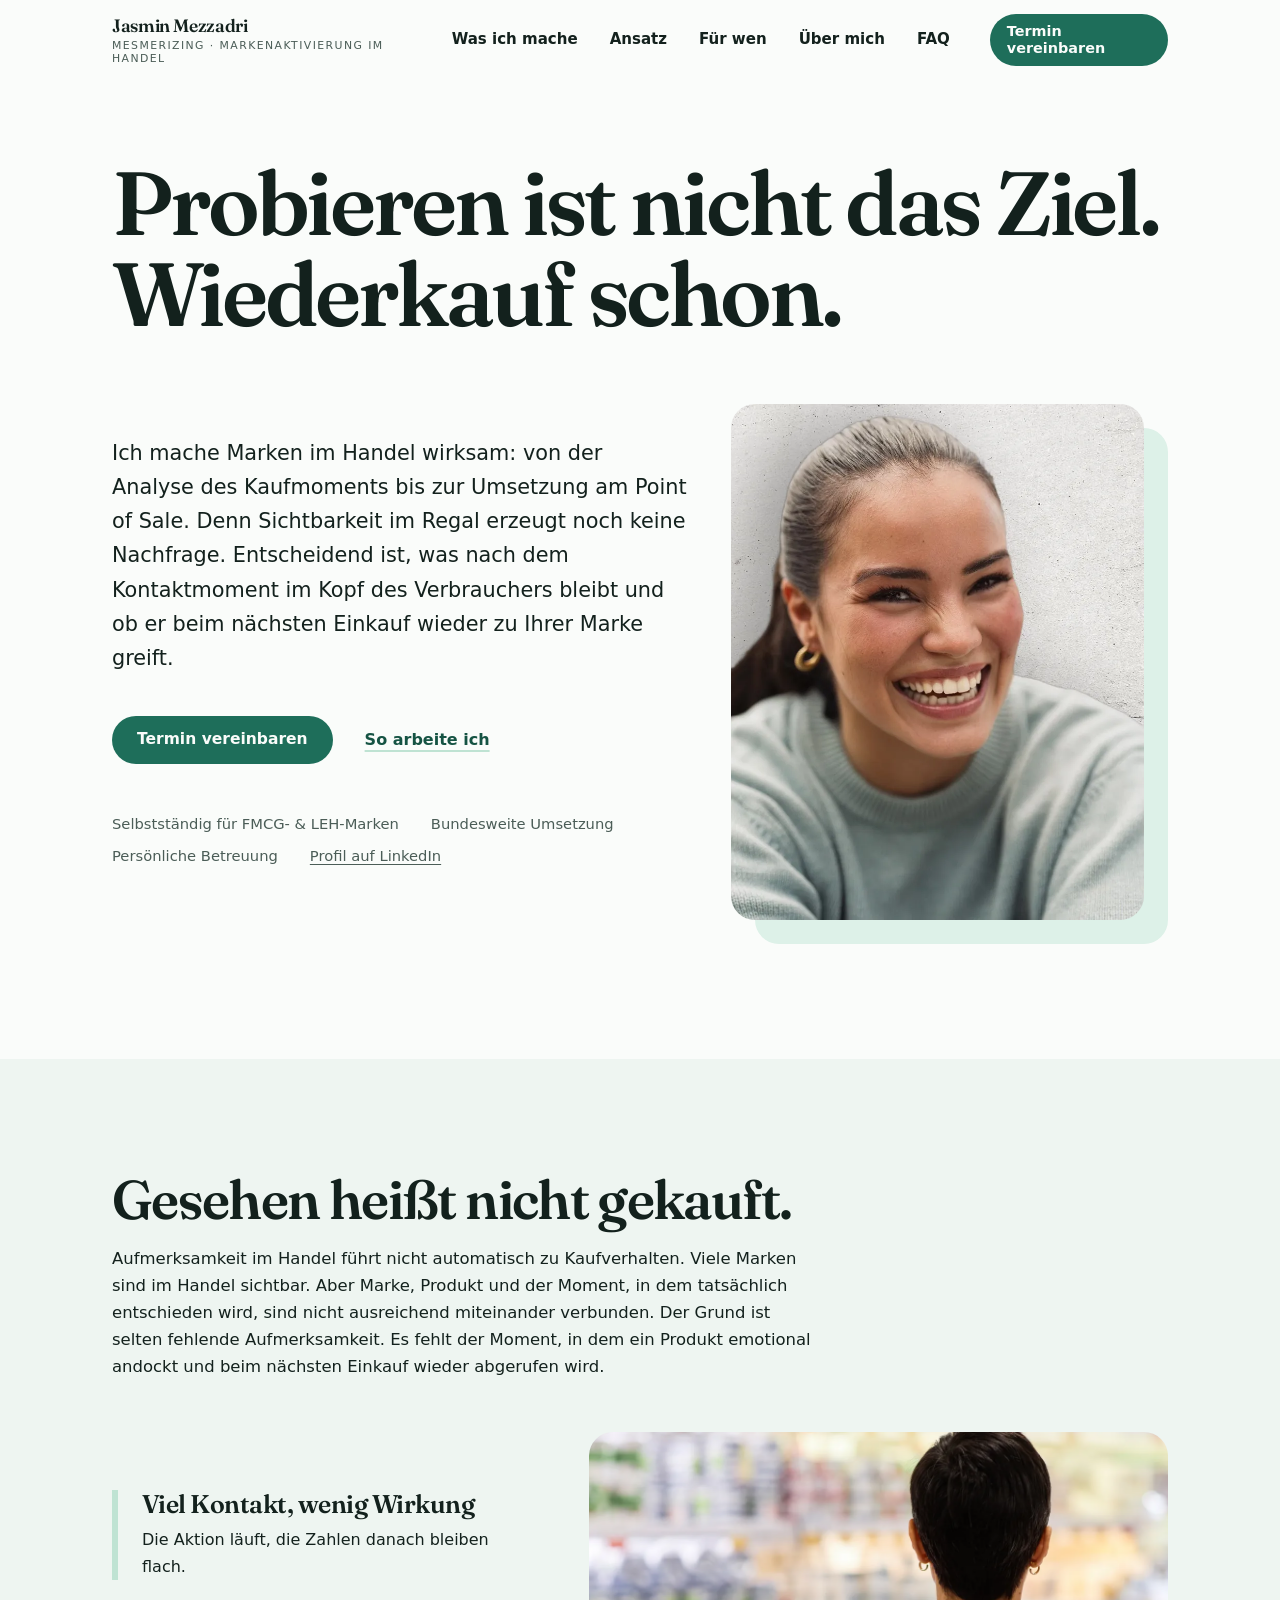
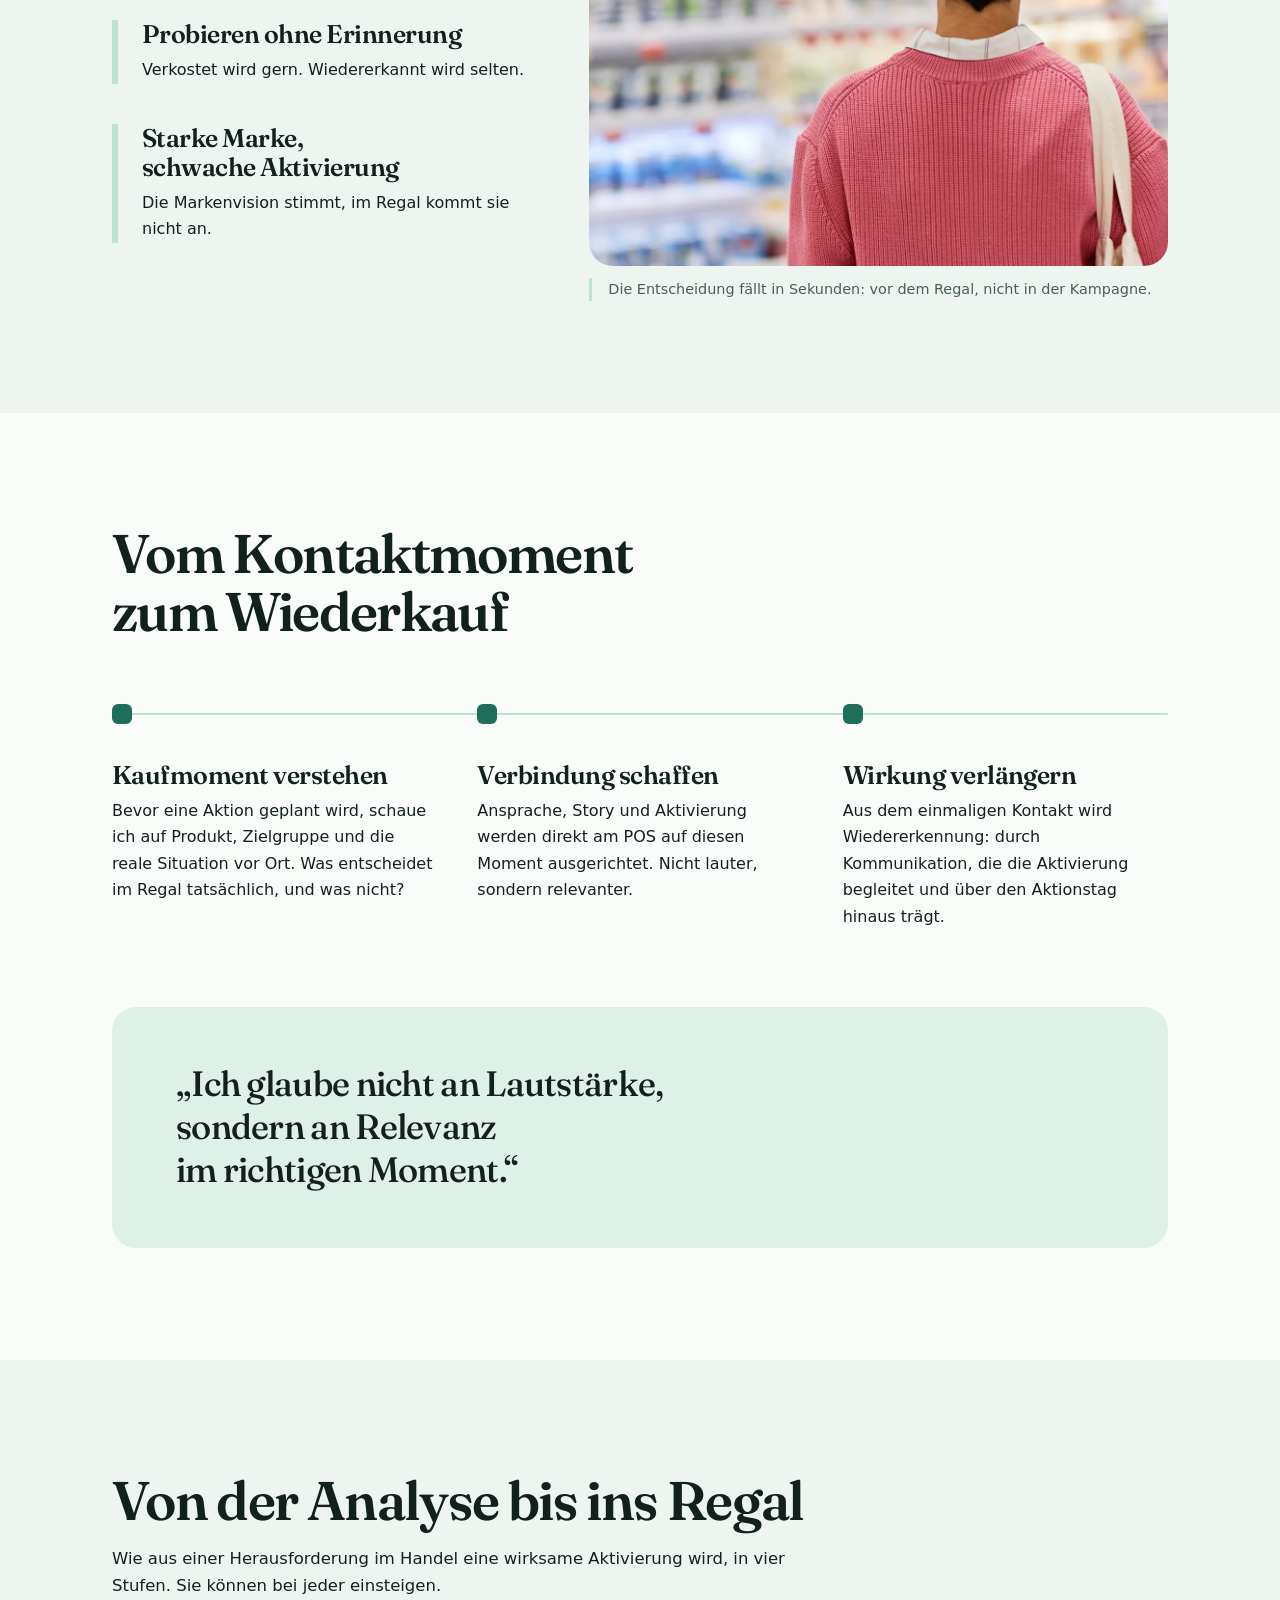
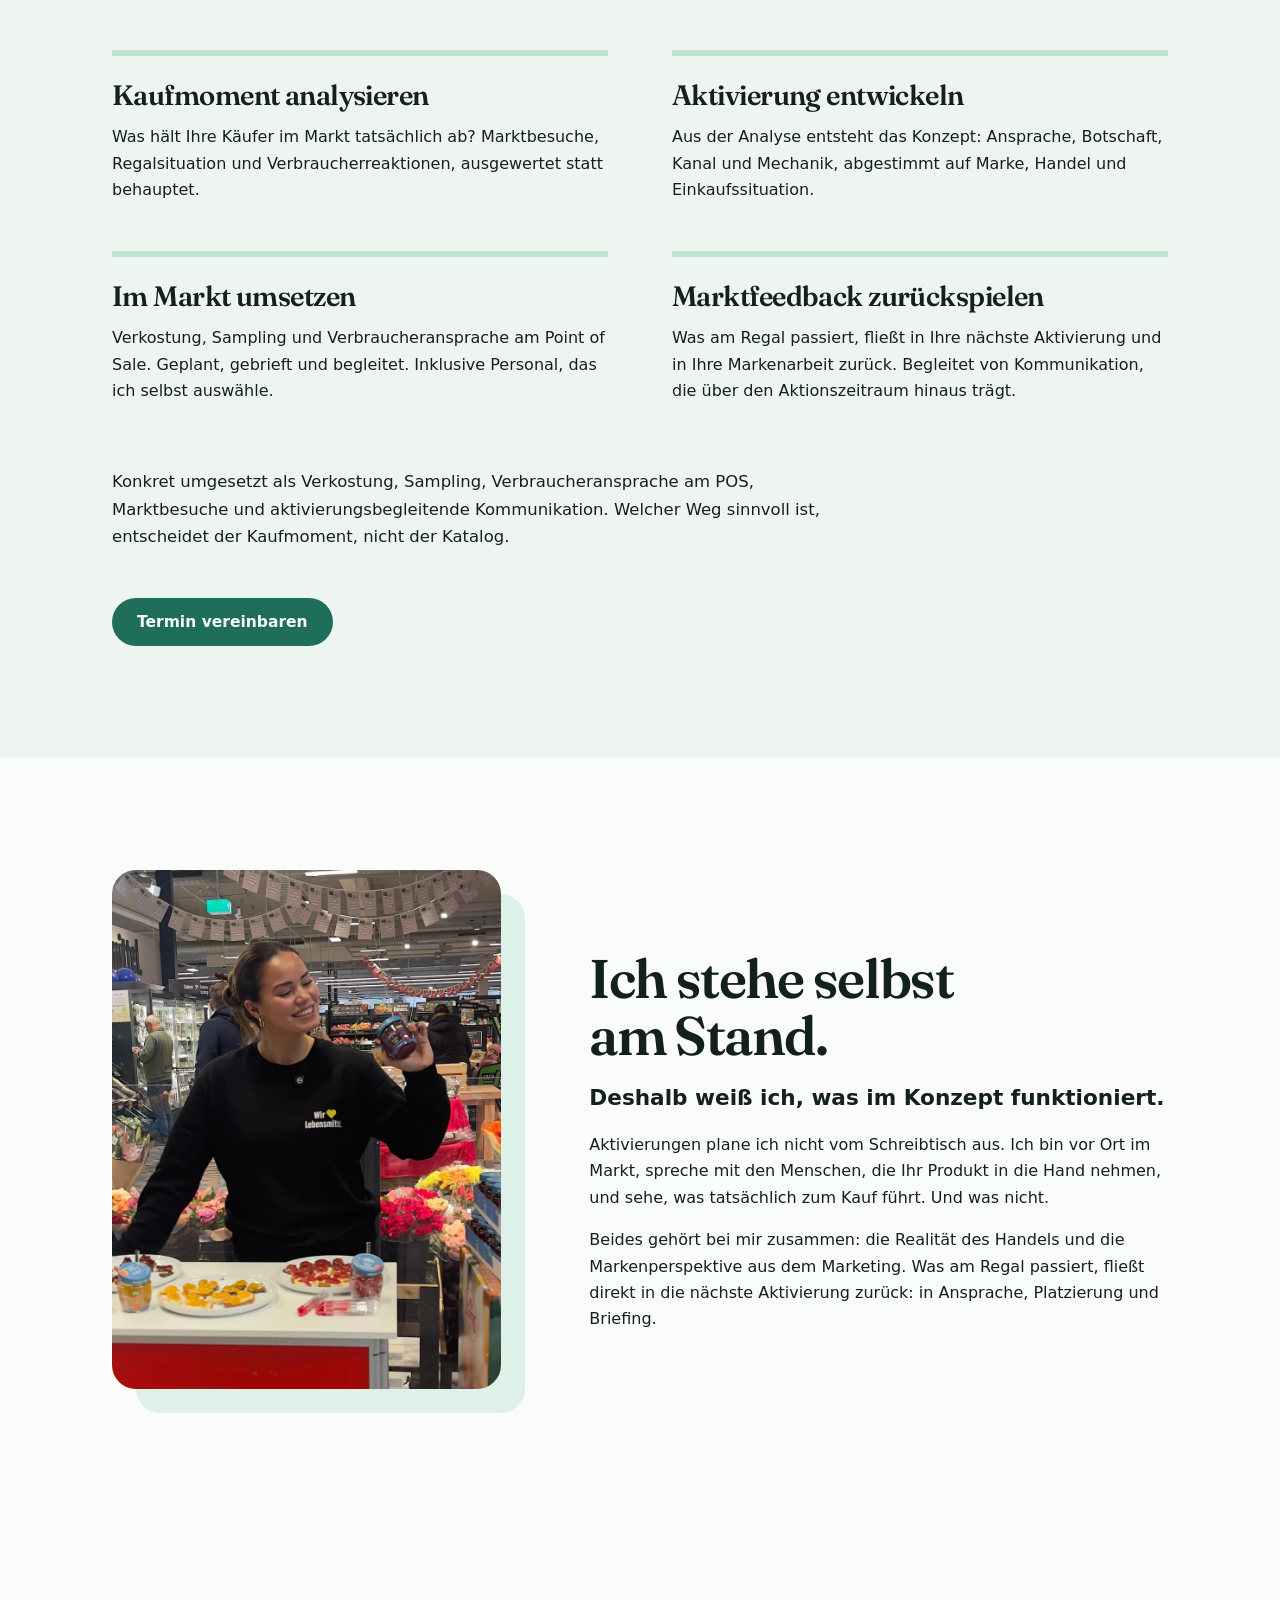
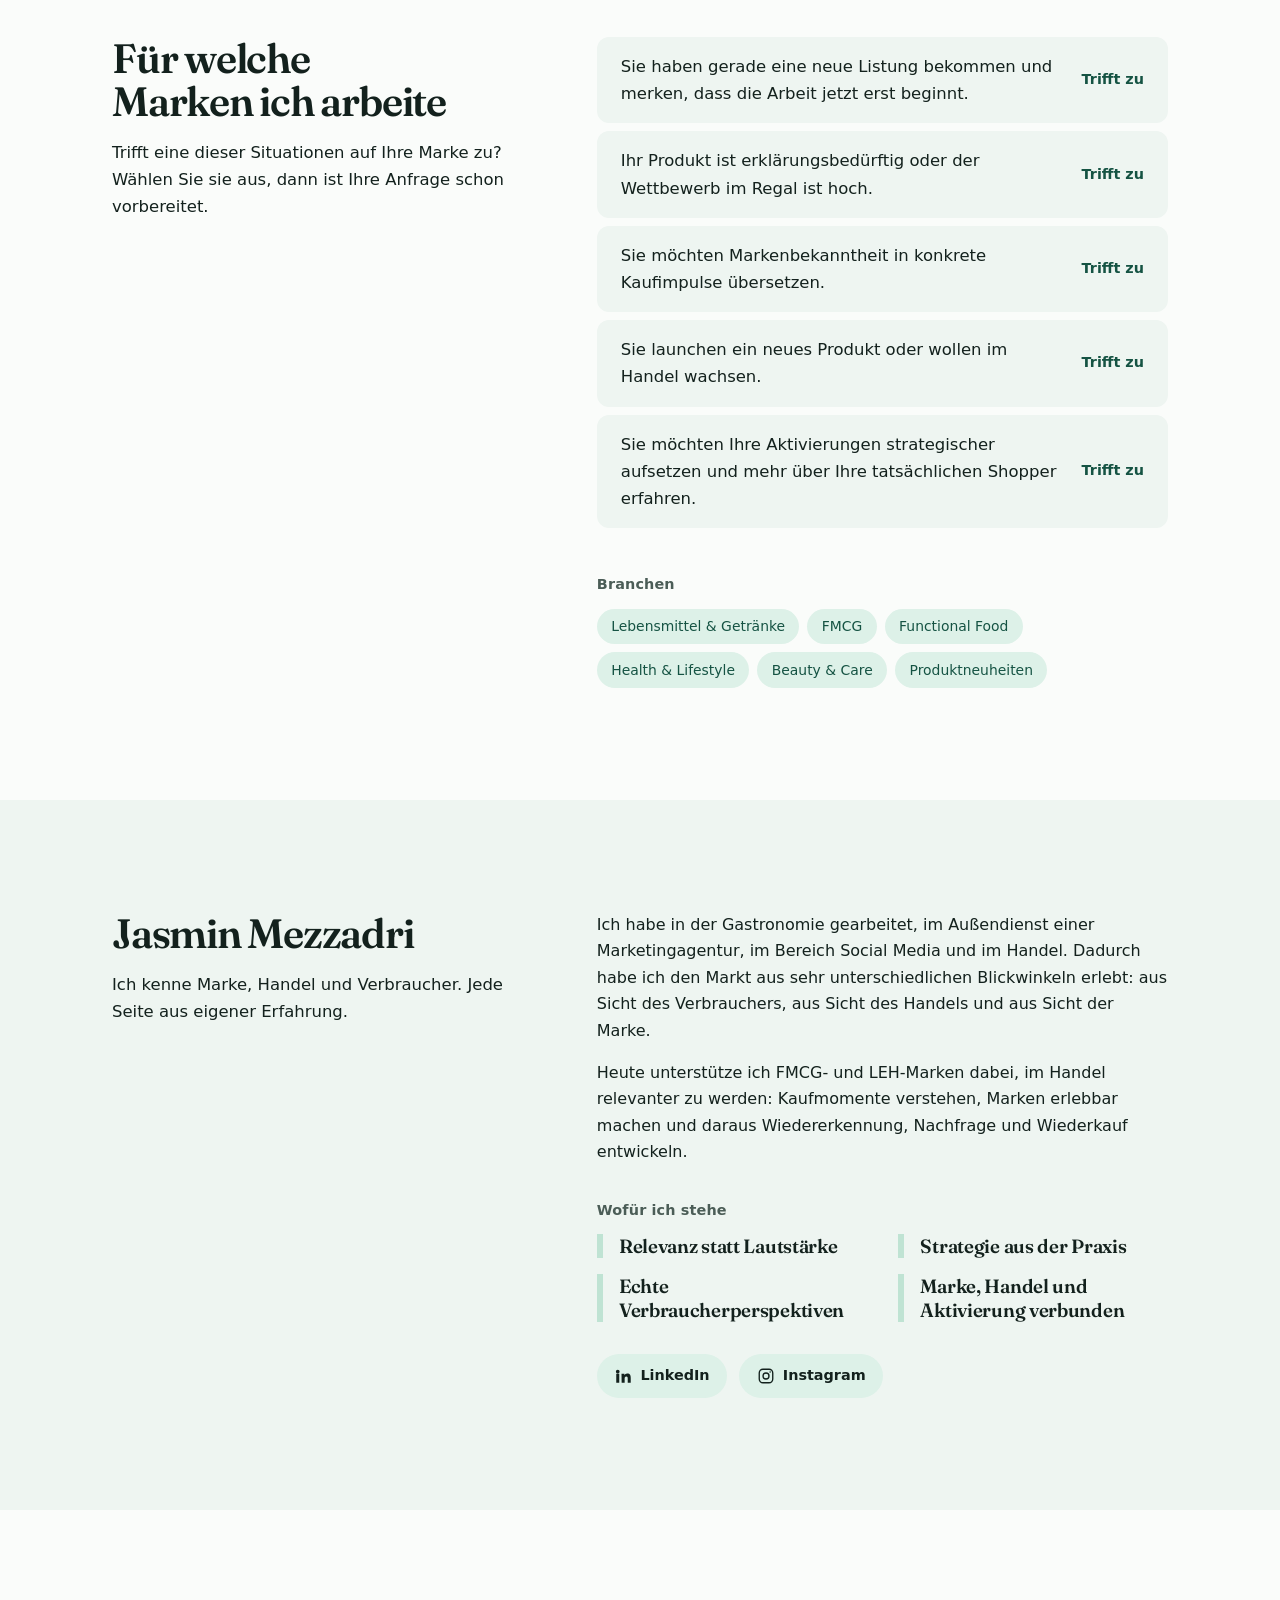
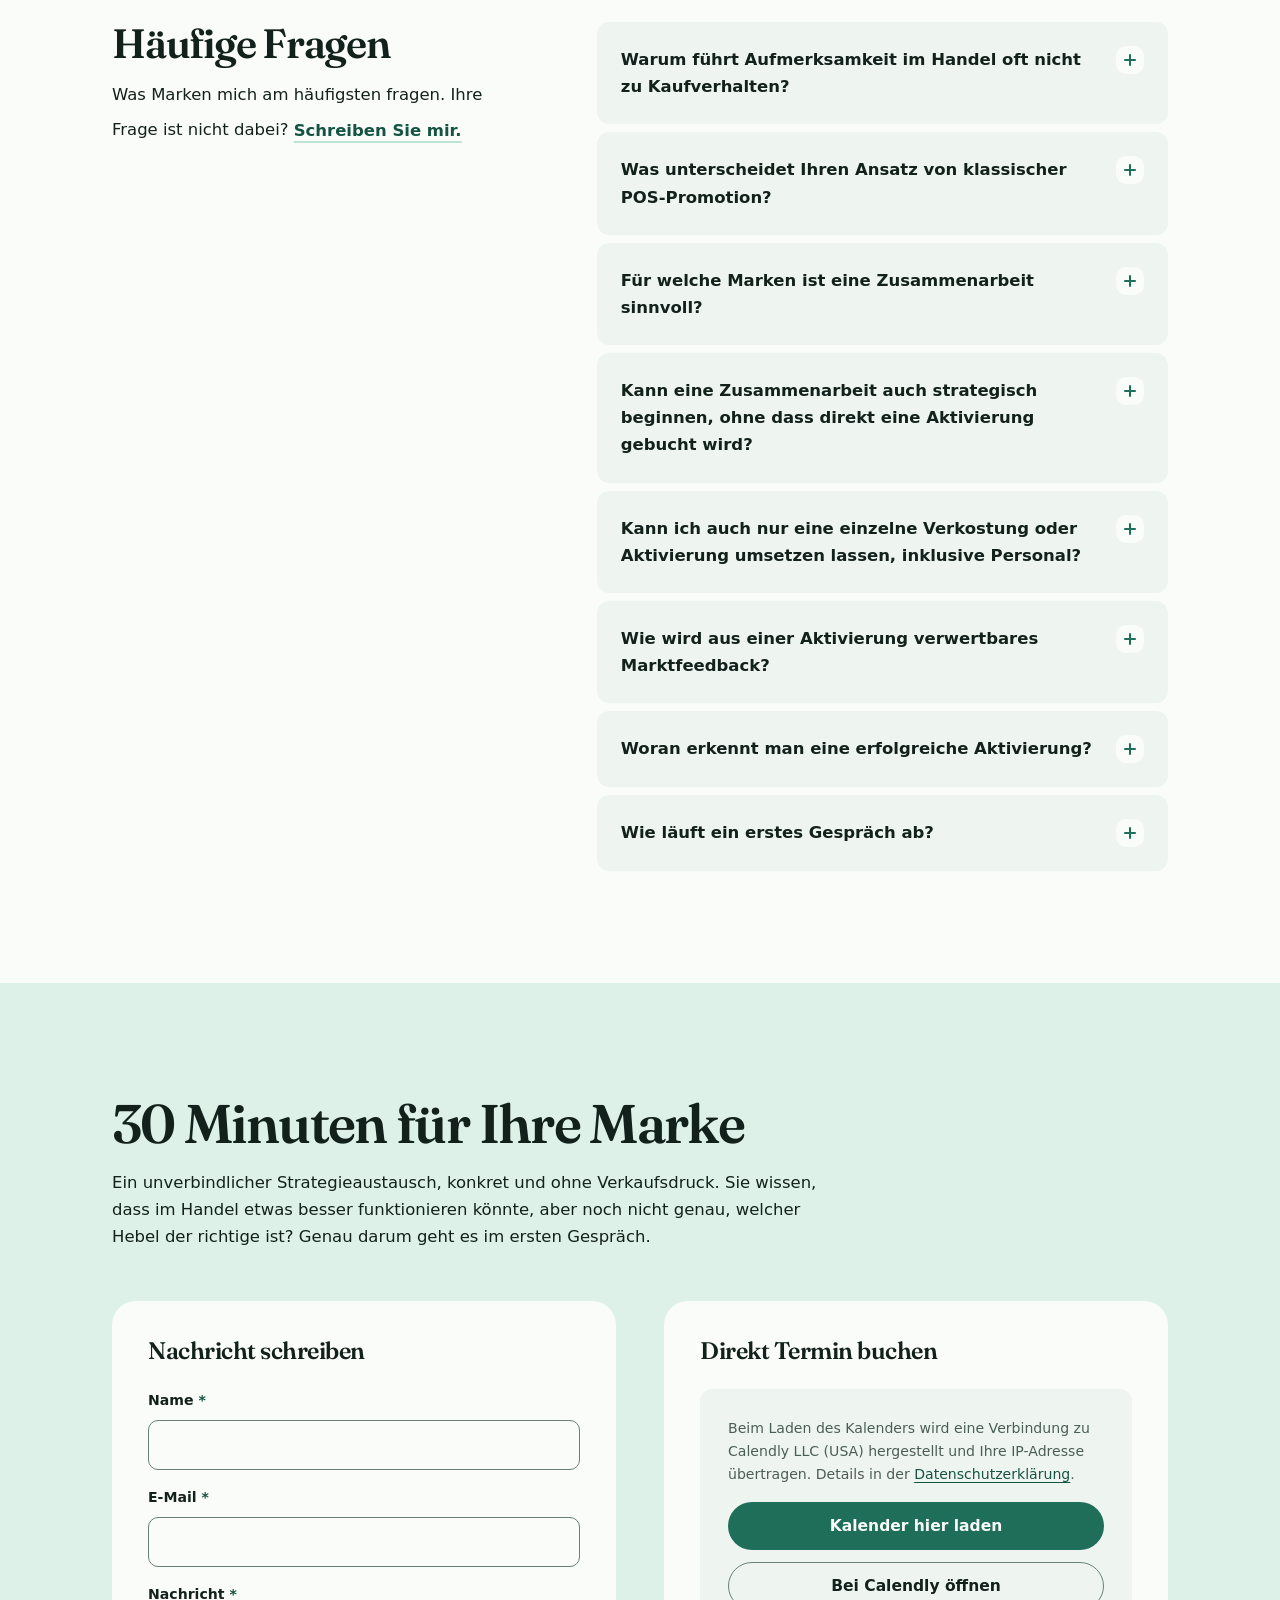
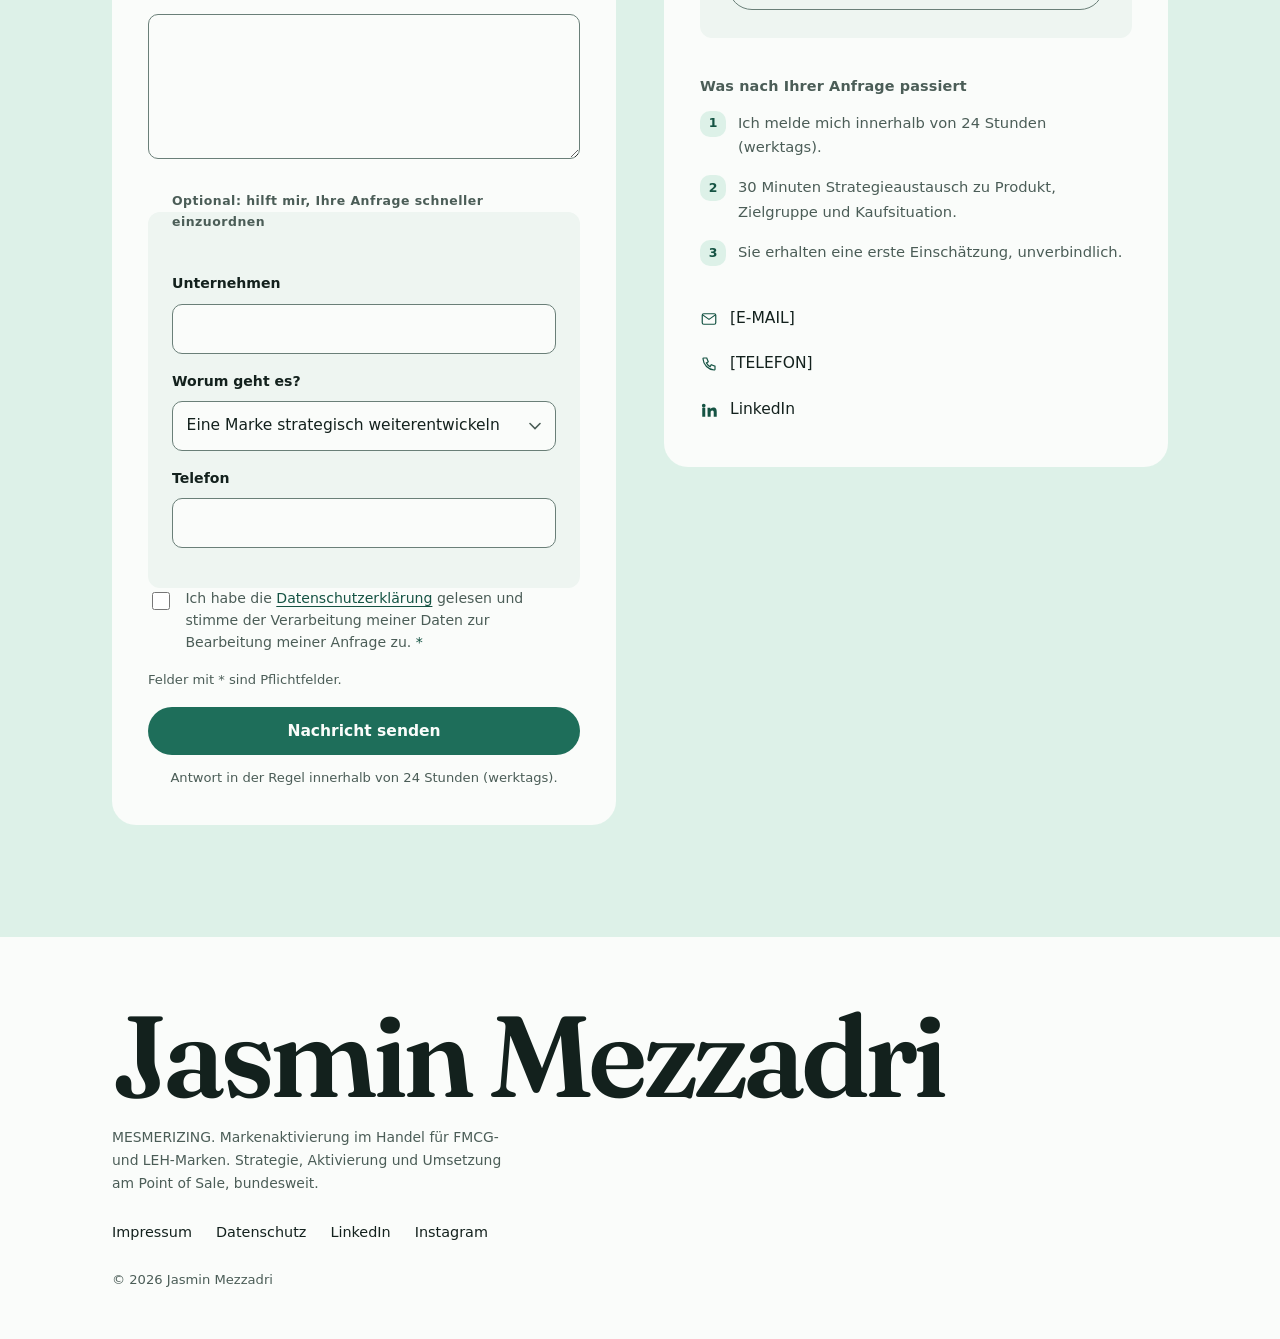
<file: index.html>
<!DOCTYPE html>
<html lang="de" class="no-js">
<head>
<meta charset="utf-8">
<meta name="viewport" content="width=device-width, initial-scale=1">
<!-- VORSCHAU: vor dem Livegang auf mesmerizing.eu entfernen (auch robots.txt zurücksetzen) -->
<meta name="robots" content="noindex,nofollow">
<title>Markenaktivierung im Handel für FMCG-Marken | Jasmin Mezzadri</title>
<meta name="description" content="Marken im Handel relevanter machen: Kaufmomente verstehen, Aktivierungen entwickeln und umsetzen — Verkostung, Sampling und Verbraucheransprache für FMCG- und LEH-Marken.">
<link rel="canonical" href="https://www.mesmerizing.eu/">
<meta name="theme-color" content="#1E6E5A">
<meta name="author" content="Jasmin Mezzadri">
<meta property="og:type" content="website">
<meta property="og:locale" content="de_DE">
<meta property="og:site_name" content="Jasmin Mezzadri — MESMERIZING">
<meta property="og:title" content="Markenaktivierung im Handel für FMCG-Marken | Jasmin Mezzadri">
<meta property="og:description" content="Marken im Handel relevanter machen: Kaufmomente verstehen, Aktivierungen entwickeln und umsetzen — Verkostung, Sampling und Verbraucheransprache für FMCG- und LEH-Marken.">
<meta property="og:url" content="https://www.mesmerizing.eu/">
<meta property="og:image" content="https://www.mesmerizing.eu/assets/img/og-image.png">
<meta property="og:image:type" content="image/png">
<meta property="og:image:width" content="1200">
<meta property="og:image:height" content="630">
<meta property="og:image:alt" content="Wortmarke Jasmin Mezzadri mit dem Leitsatz „Probieren ist nicht das Ziel. Wiederkauf schon.“ auf mintgrünem Hintergrund">
<meta name="twitter:card" content="summary_large_image">
<meta name="twitter:title" content="Markenaktivierung im Handel für FMCG-Marken | Jasmin Mezzadri">
<meta name="twitter:description" content="Marken im Handel relevanter machen: Kaufmomente verstehen, Aktivierungen entwickeln und umsetzen — Verkostung, Sampling und Verbraucheransprache für FMCG- und LEH-Marken.">
<meta name="twitter:image" content="https://www.mesmerizing.eu/assets/img/og-image.png">
<meta name="twitter:image:alt" content="Wortmarke Jasmin Mezzadri mit dem Leitsatz „Probieren ist nicht das Ziel. Wiederkauf schon.“ auf mintgrünem Hintergrund">
<link rel="icon" href="data:image/svg+xml,%3Csvg xmlns='http://www.w3.org/2000/svg' viewBox='0 0 32 32'%3E%3Crect width='32' height='32' rx='7' fill='%231E6E5A'/%3E%3Ctext x='16' y='22' font-family='Arial,Helvetica,sans-serif' font-size='16' font-weight='700' fill='%23FAFCFA' text-anchor='middle'%3EJM%3C/text%3E%3C/svg%3E">
<link rel="preload" href="assets/fonts/fraunces-var.woff2" as="font" type="font/woff2" crossorigin>
<link rel="stylesheet" href="assets/css/style.css?v=3">
<script>(function(d){var r=d.documentElement;r.classList.remove('no-js');r.classList.add('js');setTimeout(function(){if(!window.__jmReady){r.classList.remove('js');}},2500);})(document);</script>
<script type="application/ld+json">
{
  "@context": "https://schema.org",
  "@type": "ProfessionalService",
  "name": "Jasmin Mezzadri — MESMERIZING",
  "alternateName": "MESMERIZING",
  "description": "Markenaktivierung im Handel für FMCG- und LEH-Marken: Kaufmomente analysieren, Aktivierungen entwickeln und am Point of Sale umsetzen — Verkostung, Sampling und Verbraucheransprache mit Fokus auf Wiedererkennung, Nachfrage und Wiederkauf.",
  "url": "https://www.mesmerizing.eu/",
  "image": "https://www.mesmerizing.eu/assets/img/og-image.png",
  "email": "[E-MAIL]",
  "telephone": "[TELEFON]",
  "areaServed": {
    "@type": "Country",
    "name": "Deutschland"
  },
  "serviceType": [
    "Markenaktivierung im Handel",
    "Retail Activation",
    "Trade Marketing",
    "Shopper Marketing",
    "POS Marketing",
    "Produkt Promotion",
    "Verkostung",
    "Sampling-Aktionen",
    "Promotion-Personal",
    "Produktlaunch im Handel",
    "Vertrieb"
  ],
  "sameAs": [
    "https://www.linkedin.com/in/jasmin-mezzadri",
    "https://www.instagram.com/jazmzdri"
  ],
  "founder": {
    "@type": "Person",
    "name": "Jasmin Mezzadri",
    "jobTitle": "Expertin für Markenaktivierung im Handel",
    "sameAs": [
      "https://www.linkedin.com/in/jasmin-mezzadri",
      "https://www.instagram.com/jazmzdri"
    ]
  }
}
</script>
<script type="application/ld+json">
{
  "@context": "https://schema.org",
  "@type": "FAQPage",
  "mainEntity": [
    {
      "@type": "Question",
      "name": "Warum führt Aufmerksamkeit im Handel oft nicht zu Kaufverhalten?",
      "acceptedAnswer": {
        "@type": "Answer",
        "text": "Weil Aufmerksamkeit und Erinnerung zwei verschiedene Dinge sind. Ein Produkt kann gesehen und probiert werden, ohne dass daraus ein Eindruck entsteht, der beim nächsten Einkauf wieder abgerufen wird. Häufig fehlt die Verbindung zwischen Marke, Produkt und dem Moment, in dem tatsächlich entschieden wird. Genau an dieser Lücke setze ich an."
      }
    },
    {
      "@type": "Question",
      "name": "Was unterscheidet Ihren Ansatz von klassischer POS-Promotion?",
      "acceptedAnswer": {
        "@type": "Answer",
        "text": "Klassische Promotion misst den Aktionstag. Ich plane von dem her, was danach bleibt: Wiedererkennung, Nachfrage und Wiederkauf. Das verändert Analyse, Ansprache, Briefing und Begleitkommunikation."
      }
    },
    {
      "@type": "Question",
      "name": "Für welche Marken ist eine Zusammenarbeit sinnvoll?",
      "acceptedAnswer": {
        "@type": "Answer",
        "text": "Für FMCG- und LEH-Marken, die im Handel sichtbar sind, deren Wirkung aber hinter der Sichtbarkeit zurückbleibt: von Lebensmitteln und Getränken über Functional Food bis Health & Lifestyle und Beauty & Care. Die Budgetgröße entscheidet dabei weniger als der richtige Hebel: Gerade bei kleineren und wachsenden Marken zahlt eine präzise geplante Aktivierung überproportional ein."
      }
    },
    {
      "@type": "Question",
      "name": "Kann eine Zusammenarbeit auch strategisch beginnen, ohne dass direkt eine Aktivierung gebucht wird?",
      "acceptedAnswer": {
        "@type": "Answer",
        "text": "Ja. Viele Gespräche starten mit einer Frage, nicht mit einem Auftrag: Warum funktioniert etwas im Handel nicht so, wie es sollte? Am Anfang kann eine Analyse der Kaufsituation stehen. Erst danach entscheiden Sie, welche Aktivierung sinnvoll ist, oder ob es überhaupt eine braucht."
      }
    },
    {
      "@type": "Question",
      "name": "Kann ich auch nur eine einzelne Verkostung oder Aktivierung umsetzen lassen, inklusive Personal?",
      "acceptedAnswer": {
        "@type": "Answer",
        "text": "Ja. Viele Zusammenarbeiten starten mit einer einzelnen Aktion. Ich plane, briefe und begleite sie so, dass Sie danach mehr über Ihre Käufer wissen als vorher. Das Personal wähle ich selbst aus und briefe es persönlich. Bundesweit umsetzbar, unter anderem in Berlin, Hamburg, München, Köln, Düsseldorf, Frankfurt, Hannover und Stuttgart."
      }
    },
    {
      "@type": "Question",
      "name": "Wie wird aus einer Aktivierung verwertbares Marktfeedback?",
      "acceptedAnswer": {
        "@type": "Answer",
        "text": "Indem vorher feststeht, worauf geachtet wird. Reaktionen am Regal, Einwände, Fragen und Kaufabbrüche werden strukturiert festgehalten statt nur gezählt. Was dabei entsteht, fließt in die nächste Aktivierung und in Ihre Markenarbeit zurück."
      }
    },
    {
      "@type": "Question",
      "name": "Woran erkennt man eine erfolgreiche Aktivierung?",
      "acceptedAnswer": {
        "@type": "Answer",
        "text": "Daran, dass Verbraucher emotional andocken, das Produkt später wiedererkennen und Nachfrage entsteht. Nicht allein an der Zahl der ausgegebenen Proben."
      }
    },
    {
      "@type": "Question",
      "name": "Wie läuft ein erstes Gespräch ab?",
      "acceptedAnswer": {
        "@type": "Answer",
        "text": "30 Minuten, unverbindlich: Produkt, Zielgruppe und Kaufsituation. Sie müssen dafür noch nicht wissen, welche Leistung Sie brauchen. Im Anschluss erhalten Sie eine erste Einschätzung, wo aus meiner Sicht der Hebel liegt."
      }
    }
  ]
}
</script>
</head>
<body>
<a class="skip-link" href="#main">Zum Hauptinhalt springen</a>

<header class="site-header" id="site-header">
  <div class="container header-inner">
    <a class="brand" href="#start">
      <span class="brand-name">Jasmin Mezzadri</span>
      <span class="brand-tag">MESMERIZING · Markenaktivierung im Handel</span>
    </a>

    <button class="nav-toggle" id="nav-toggle" type="button" aria-expanded="false" aria-controls="site-nav" aria-label="Menü öffnen">
      <span class="nav-toggle-bars" aria-hidden="true"><span></span><span></span><span></span></span>
      <span class="nav-toggle-label">Menü</span>
    </button>

    <nav class="site-nav" id="site-nav" aria-label="Hauptnavigation">
      <ul class="nav-list">
        <li><a href="#leistungen">Was ich mache</a></li>
        <li><a href="#ansatz">Ansatz</a></li>
        <li><a href="#fuer-wen">Für wen</a></li>
        <li><a href="#ueber-mich">Über mich</a></li>
        <li><a href="#faq">FAQ</a></li>
        <li><a class="btn btn-primary btn-sm nav-cta" href="#termin">Termin vereinbaren</a></li>
      </ul>
    </nav>
  </div>
</header>

<main id="main">

  <!-- SEKTION 1 — HERO -->
  <section class="hero" id="start" aria-labelledby="hero-title">
    <div class="container hero-grid">
      <!-- H1 über die volle Breite: so passt der Leitsatz ab Tablet in zwei Zeilen
           (ein Satz pro Zeile). Auf dem Handy bricht er bewusst in drei bis vier. -->
      <h1 id="hero-title">Probieren ist nicht das Ziel.<br> Wiederkauf schon.</h1>
      <div class="hero-inner">
        <p class="lead">Ich mache Marken im Handel wirksam: von der Analyse des Kaufmoments bis zur Umsetzung am Point of Sale. Denn Sichtbarkeit im Regal erzeugt noch keine Nachfrage. Entscheidend ist, was nach dem Kontaktmoment im Kopf des Verbrauchers bleibt und ob er beim nächsten Einkauf wieder zu Ihrer Marke greift.</p>
        <p class="hero-actions">
          <a class="btn btn-primary" href="#termin">Termin vereinbaren</a>
          <a class="text-link" href="#ansatz">So arbeite ich</a>
        </p>
        <ul class="trustline" role="list">
          <li>Selbstständig für FMCG- &amp; LEH-Marken</li>
          <li>Bundesweite Umsetzung</li>
          <li>Persönliche Betreuung</li>
          <li><a class="trust-link" href="https://www.linkedin.com/in/jasmin-mezzadri" target="_blank" rel="noopener noreferrer">Profil auf LinkedIn</a></li>
        </ul>
      </div>
      <!-- Portrait im Hero: Bei einer Solo-Beraterin ist die Person die Leistung (R9).
           Sichtbar ab dem ersten Bildschirm, daher eager + fetchpriority. -->
      <figure class="hero-media">
        <picture>
          <source type="image/webp" srcset="assets/img/jasmin.webp 1x, assets/img/jasmin@2x.webp 2x">
          <img src="assets/img/jasmin.jpg" srcset="assets/img/jasmin.jpg 1x, assets/img/jasmin@2x.jpg 2x"
               width="800" height="1000" decoding="async" fetchpriority="high"
               alt="Jasmin Mezzadri, Expertin für Markenaktivierung im Handel">
        </picture>
      </figure>
    </div>
  </section>

  <!-- SEKTION 2 — PROBLEM -->
  <section class="section section-alt" id="problem" aria-labelledby="problem-title">
    <div class="container">
      <div class="section-head reveal">
        <h2 id="problem-title">Gesehen heißt nicht gekauft.</h2>
        <p class="section-text">Aufmerksamkeit im Handel führt nicht automatisch zu Kaufverhalten. Viele Marken sind im Handel sichtbar. Aber Marke, Produkt und der Moment, in dem tatsächlich entschieden wird, sind nicht ausreichend miteinander verbunden. Der Grund ist selten fehlende Aufmerksamkeit. Es fehlt der Moment, in dem ein Produkt emotional andockt und beim nächsten Einkauf wieder abgerufen wird.</p>
      </div>
      <div class="problem-grid">
      <ul class="symptoms" role="list">
        <li class="symptom reveal">
          <h3>Viel Kontakt, wenig Wirkung</h3>
          <p>Die Aktion läuft, die Zahlen danach bleiben flach.</p>
        </li>
        <li class="symptom reveal">
          <h3>Probieren ohne Erinnerung</h3>
          <p>Verkostet wird gern. Wiedererkannt wird selten.</p>
        </li>
        <li class="symptom reveal">
          <h3>Starke Marke, schwache Aktivierung</h3>
          <p>Die Markenvision stimmt, im Regal kommt sie nicht an.</p>
        </li>
      </ul>
      <figure class="figure-band reveal">
        <picture>
          <source type="image/webp" srcset="assets/img/regal.webp 1x, assets/img/regal@2x.webp 2x">
          <img src="assets/img/regal.jpg" srcset="assets/img/regal.jpg 1x, assets/img/regal@2x.jpg 2x"
               width="1600" height="900" loading="lazy" decoding="async"
               alt="Kundin steht vor einem gut gefüllten Kühlregal im Supermarkt und trifft ihre Kaufentscheidung.">
        </picture>
        <figcaption>Die Entscheidung fällt in Sekunden: vor dem Regal, nicht in der Kampagne.</figcaption>
      </figure>
      </div>
    </div>
  </section>

  <!-- SEKTION 3 — ANSATZ -->
  <section class="section" id="ansatz" aria-labelledby="ansatz-title">
    <div class="container">
      <div class="section-head reveal">
        <h2 id="ansatz-title">Vom Kontaktmoment zum Wiederkauf</h2>
      </div>
      <ol class="steps" role="list">
        <li class="step reveal">
          <div class="step-body">
            <h3>Kaufmoment verstehen</h3>
            <p>Bevor eine Aktion geplant wird, schaue ich auf Produkt, Zielgruppe und die reale Situation vor Ort. Was entscheidet im Regal tatsächlich, und was nicht?</p>
          </div>
        </li>
        <li class="step reveal">
          <div class="step-body">
            <h3>Verbindung schaffen</h3>
            <p>Ansprache, Story und Aktivierung werden direkt am POS auf diesen Moment ausgerichtet. Nicht lauter, sondern relevanter.</p>
          </div>
        </li>
        <li class="step reveal">
          <div class="step-body">
            <h3>Wirkung verlängern</h3>
            <p>Aus dem einmaligen Kontakt wird Wiedererkennung: durch Kommunikation, die die Aktivierung begleitet und über den Aktionstag hinaus trägt.</p>
          </div>
        </li>
      </ol>
      <figure class="pullquote reveal">
        <blockquote><p>„Ich glaube nicht an Lautstärke, sondern an Relevanz im richtigen Moment.“</p></blockquote>
      </figure>
    </div>
  </section>

  <!-- SEKTION 4 — LEISTUNGEN -->
  <section class="section section-alt" id="leistungen" aria-labelledby="leistungen-title">
    <div class="container">
      <div class="section-head reveal">
        <h2 id="leistungen-title">Von der Analyse bis ins Regal</h2>
        <p class="section-text">Wie aus einer Herausforderung im Handel eine wirksame Aktivierung wird, in vier Stufen. Sie können bei jeder einsteigen.</p>
      </div>
      <ul class="card-grid quad" role="list">
        <li class="card card-service reveal">
          <h3>Kaufmoment analysieren</h3>
          <p>Was hält Ihre Käufer im Markt tatsächlich ab? Marktbesuche, Regalsituation und Verbraucherreaktionen, ausgewertet statt behauptet.</p>
        </li>
        <li class="card card-service reveal">
          <h3>Aktivierung entwickeln</h3>
          <p>Aus der Analyse entsteht das Konzept: Ansprache, Botschaft, Kanal und Mechanik, abgestimmt auf Marke, Handel und Einkaufssituation.</p>
        </li>
        <li class="card card-service reveal">
          <h3>Im Markt umsetzen</h3>
          <p>Verkostung, Sampling und Verbraucheransprache am Point of Sale. Geplant, gebrieft und begleitet. Inklusive Personal, das ich selbst auswähle.</p>
        </li>
        <li class="card card-service reveal">
          <h3>Marktfeedback zurückspielen</h3>
          <p>Was am Regal passiert, fließt in Ihre nächste Aktivierung und in Ihre Markenarbeit zurück. Begleitet von Kommunikation, die über den Aktionszeitraum hinaus trägt.</p>
        </li>
      </ul>
      <p class="section-text reveal">Konkret umgesetzt als Verkostung, Sampling, Verbraucheransprache am POS, Marktbesuche und aktivierungsbegleitende Kommunikation. Welcher Weg sinnvoll ist, entscheidet der Kaufmoment, nicht der Katalog.</p>
      <p class="section-cta reveal"><a class="btn btn-primary" href="#termin">Termin vereinbaren</a></p>
    </div>
  </section>


  <!-- SEKTION 4b — PRAXIS AM POS -->
  <section class="section praxis" id="praxis" aria-labelledby="praxis-title">
    <div class="container praxis-grid">
      <div class="praxis-media reveal">
        <picture>
          <source type="image/webp" srcset="assets/img/praxis.webp 1x, assets/img/praxis@2x.webp 2x">
          <img src="assets/img/praxis.jpg" srcset="assets/img/praxis.jpg 1x, assets/img/praxis@2x.jpg 2x"
               width="900" height="1200" loading="lazy" decoding="async"
               alt="Jasmin Mezzadri im Gespräch mit Verbrauchern an einem Aktivierungsstand im Lebensmitteleinzelhandel.">
        </picture>
      </div>
      <div class="praxis-body reveal">
        <h2 id="praxis-title">Ich stehe selbst am Stand.</h2>
        <p class="praxis-lead">Deshalb weiß ich, was im Konzept funktioniert.</p>
        <p>Aktivierungen plane ich nicht vom Schreibtisch aus. Ich bin vor Ort im Markt, spreche mit den Menschen, die Ihr Produkt in die Hand nehmen, und sehe, was tatsächlich zum Kauf führt. Und was nicht.</p>
        <p>Beides gehört bei mir zusammen: die Realität des Handels und die Markenperspektive aus dem Marketing. Was am Regal passiert, fließt direkt in die nächste Aktivierung zurück: in Ansprache, Platzierung und Briefing.</p>
      </div>
    </div>
  </section>

  <!-- ==========================================================================
       REFERENZ-/LOGO-BLOCK — VORBEREITET, AKTUELL DEAKTIVIERT.
       Zum Aktivieren: die umschließende Kommentar-Klammer entfernen und pro Marke
       einen .refs-logo-Eintrag mit echtem Logo einsetzen.
       Nur Logos verwenden, für die eine Freigabe der jeweiligen Marke vorliegt.
       Die CSS-Klassen .refs, .refs-title, .refs-logos, .refs-logo und .refs-note
       sind im Stylesheet bereits vorhanden.

  <section class="section refs" id="referenzen" aria-labelledby="referenzen-title">
    <div class="container">
      <h2 class="refs-title" id="referenzen-title">Marken, für die ich am POS aktiv war</h2>
      <ul class="refs-logos" role="list">
        <li class="refs-logo">
          <img src="assets/img/logos/marke-1.svg" width="150" height="48" loading="lazy" alt="Logo Marke 1">
        </li>
        <li class="refs-logo">
          <img src="assets/img/logos/marke-2.svg" width="150" height="48" loading="lazy" alt="Logo Marke 2">
        </li>
        <li class="refs-logo">
          <img src="assets/img/logos/marke-3.svg" width="150" height="48" loading="lazy" alt="Logo Marke 3">
        </li>
      </ul>
      <p class="refs-note">Weitere Referenzen auf Anfrage.</p>
    </div>
  </section>

       ========================================================================== -->

  <!-- SEKTION 5 — FÜR WEN -->
  <section class="section" id="fuer-wen" aria-labelledby="fuer-wen-title">
    <div class="container split">
      <div class="section-head split-head reveal">
        <h2 id="fuer-wen-title">Für welche Marken ich arbeite</h2>
        <p class="section-text">Trifft eine dieser Situationen auf Ihre Marke zu? Wählen Sie sie aus, dann ist Ihre Anfrage schon vorbereitet.</p>
      </div>
      <div class="split-body">
      <!-- Situationen als Auswahl: Klick springt zum Formular. Mit JS werden
           „Worum geht es?" und der Nachrichtenanfang vorausgefüllt (main.js, 5b).
           Ohne JS bleibt es ein normaler Sprunglink. -->
      <ul class="checklist reveal" role="list">
        <li>
          <a class="situation" href="#termin" data-topic="Im Handel wachsen">
            <span class="situation-text">Sie haben gerade eine neue Listung bekommen und merken, dass die Arbeit jetzt erst beginnt.</span>
            <span class="situation-cta" aria-hidden="true">Trifft zu</span>
          </a>
        </li>
        <li>
          <a class="situation" href="#termin" data-topic="Eine Marke am POS erlebbar machen">
            <span class="situation-text">Ihr Produkt ist erklärungsbedürftig oder der Wettbewerb im Regal ist hoch.</span>
            <span class="situation-cta" aria-hidden="true">Trifft zu</span>
          </a>
        </li>
        <li>
          <a class="situation" href="#termin" data-topic="Eine Marke strategisch weiterentwickeln">
            <span class="situation-text">Sie möchten Markenbekanntheit in konkrete Kaufimpulse übersetzen.</span>
            <span class="situation-cta" aria-hidden="true">Trifft zu</span>
          </a>
        </li>
        <li>
          <a class="situation" href="#termin" data-topic="Ein neues Produkt erfolgreich launchen">
            <span class="situation-text">Sie launchen ein neues Produkt oder wollen im Handel wachsen.</span>
            <span class="situation-cta" aria-hidden="true">Trifft zu</span>
          </a>
        </li>
        <li>
          <a class="situation" href="#termin" data-topic="Eine Aktivierung oder Verkostung umsetzen">
            <span class="situation-text">Sie möchten Ihre Aktivierungen strategischer aufsetzen und mehr über Ihre tatsächlichen Shopper erfahren.</span>
            <span class="situation-cta" aria-hidden="true">Trifft zu</span>
          </a>
        </li>
      </ul>
      <h3 class="chips-title">Branchen</h3>
      <ul class="chips reveal" role="list">
        <li>Lebensmittel &amp; Getränke</li>
        <li>FMCG</li>
        <li>Functional Food</li>
        <li>Health &amp; Lifestyle</li>
        <li>Beauty &amp; Care</li>
        <li>Produktneuheiten</li>
      </ul>
      </div>
    </div>
  </section>

  <!-- SEKTION 6 — ÜBER MICH -->
  <section class="section section-alt" id="ueber-mich" aria-labelledby="ueber-mich-title">
    <div class="container split about-grid">
      <div class="section-head split-head reveal">
        <h2 id="ueber-mich-title">Jasmin Mezzadri</h2>
        <p class="section-text">Ich kenne Marke, Handel und Verbraucher. Jede Seite aus eigener Erfahrung.</p>
      </div>
      <div class="about-body reveal">
        <p>Ich habe in der Gastronomie gearbeitet, im Außendienst einer Marketingagentur, im Bereich Social Media und im Handel. Dadurch habe ich den Markt aus sehr unterschiedlichen Blickwinkeln erlebt: aus Sicht des Verbrauchers, aus Sicht des Handels und aus Sicht der Marke.</p>
        <p>Heute unterstütze ich FMCG- und LEH-Marken dabei, im Handel relevanter zu werden: Kaufmomente verstehen, Marken erlebbar machen und daraus Wiedererkennung, Nachfrage und Wiederkauf entwickeln.</p>
        <h3 class="pillars-title">Wofür ich stehe</h3>
        <ul class="pillars" role="list">
          <li>Relevanz statt Lautstärke</li>
          <li>Strategie aus der Praxis</li>
          <li>Echte Verbraucherperspektiven</li>
          <li>Marke, Handel und Aktivierung verbunden</li>
        </ul>
        <p class="social-links">
          <a class="social-link" href="https://www.linkedin.com/in/jasmin-mezzadri" target="_blank" rel="noopener noreferrer">
            <svg viewBox="0 0 24 24" width="18" height="18" fill="currentColor" aria-hidden="true" focusable="false"><path d="M4.98 3.5a2.5 2.5 0 1 1 0 5 2.5 2.5 0 0 1 0-5zM3 9h4v12H3zM10 9h3.8v1.7h.05A4.2 4.2 0 0 1 17.6 8.7c4 0 4.7 2.6 4.7 6V21h-4v-5.5c0-1.3 0-3-1.9-3s-2.2 1.4-2.2 2.9V21h-4z"/></svg>
            <span>LinkedIn</span>
          </a>
          <a class="social-link" href="https://www.instagram.com/jazmzdri" target="_blank" rel="noopener noreferrer">
            <svg viewBox="0 0 24 24" width="18" height="18" fill="none" stroke="currentColor" stroke-width="1.8" aria-hidden="true" focusable="false"><rect x="3" y="3" width="18" height="18" rx="5"/><circle cx="12" cy="12" r="4"/><circle cx="17.5" cy="6.5" r="1" fill="currentColor" stroke="none"/></svg>
            <span>Instagram</span>
          </a>
        </p>
      </div>
    </div>
  </section>

  <!-- SEKTION 7 — FAQ -->
  <section class="section" id="faq" aria-labelledby="faq-title">
    <div class="container split">
      <div class="section-head split-head reveal">
        <h2 id="faq-title">Häufige Fragen</h2>
        <p class="section-text">Was Marken mich am häufigsten fragen. Ihre Frage ist nicht dabei? <a class="text-link" href="#termin">Schreiben Sie mir.</a></p>
      </div>
      <div class="faq reveal">
        <details class="faq-item">
          <summary><span>Warum führt Aufmerksamkeit im Handel oft nicht zu Kaufverhalten?</span><span class="faq-icon" aria-hidden="true"></span></summary>
          <div class="faq-answer"><p>Weil Aufmerksamkeit und Erinnerung zwei verschiedene Dinge sind. Ein Produkt kann gesehen und probiert werden, ohne dass daraus ein Eindruck entsteht, der beim nächsten Einkauf wieder abgerufen wird. Häufig fehlt die Verbindung zwischen Marke, Produkt und dem Moment, in dem tatsächlich entschieden wird. Genau an dieser Lücke setze ich an.</p></div>
        </details>
        <details class="faq-item">
          <summary><span>Was unterscheidet Ihren Ansatz von klassischer POS-Promotion?</span><span class="faq-icon" aria-hidden="true"></span></summary>
          <div class="faq-answer"><p>Klassische Promotion misst den Aktionstag. Ich plane von dem her, was danach bleibt: Wiedererkennung, Nachfrage und Wiederkauf. Das verändert Analyse, Ansprache, Briefing und Begleitkommunikation.</p></div>
        </details>
        <details class="faq-item">
          <summary><span>Für welche Marken ist eine Zusammenarbeit sinnvoll?</span><span class="faq-icon" aria-hidden="true"></span></summary>
          <div class="faq-answer"><p>Für FMCG- und LEH-Marken, die im Handel sichtbar sind, deren Wirkung aber hinter der Sichtbarkeit zurückbleibt: von Lebensmitteln und Getränken über Functional Food bis Health &amp; Lifestyle und Beauty &amp; Care. Die Budgetgröße entscheidet dabei weniger als der richtige Hebel: Gerade bei kleineren und wachsenden Marken zahlt eine präzise geplante Aktivierung überproportional ein.</p></div>
        </details>
        <details class="faq-item">
          <summary><span>Kann eine Zusammenarbeit auch strategisch beginnen, ohne dass direkt eine Aktivierung gebucht wird?</span><span class="faq-icon" aria-hidden="true"></span></summary>
          <div class="faq-answer"><p>Ja. Viele Gespräche starten mit einer Frage, nicht mit einem Auftrag: Warum funktioniert etwas im Handel nicht so, wie es sollte? Am Anfang kann eine Analyse der Kaufsituation stehen. Erst danach entscheiden Sie, welche Aktivierung sinnvoll ist, oder ob es überhaupt eine braucht.</p></div>
        </details>
        <details class="faq-item">
          <summary><span>Kann ich auch nur eine einzelne Verkostung oder Aktivierung umsetzen lassen, inklusive Personal?</span><span class="faq-icon" aria-hidden="true"></span></summary>
          <div class="faq-answer"><p>Ja. Viele Zusammenarbeiten starten mit einer einzelnen Aktion. Ich plane, briefe und begleite sie so, dass Sie danach mehr über Ihre Käufer wissen als vorher. Das Personal wähle ich selbst aus und briefe es persönlich. Bundesweit umsetzbar, unter anderem in Berlin, Hamburg, München, Köln, Düsseldorf, Frankfurt, Hannover und Stuttgart.</p></div>
        </details>
        <details class="faq-item">
          <summary><span>Wie wird aus einer Aktivierung verwertbares Marktfeedback?</span><span class="faq-icon" aria-hidden="true"></span></summary>
          <div class="faq-answer"><p>Indem vorher feststeht, worauf geachtet wird. Reaktionen am Regal, Einwände, Fragen und Kaufabbrüche werden strukturiert festgehalten statt nur gezählt. Was dabei entsteht, fließt in die nächste Aktivierung und in Ihre Markenarbeit zurück.</p></div>
        </details>
        <details class="faq-item">
          <summary><span>Woran erkennt man eine erfolgreiche Aktivierung?</span><span class="faq-icon" aria-hidden="true"></span></summary>
          <div class="faq-answer"><p>Daran, dass Verbraucher emotional andocken, das Produkt später wiedererkennen und Nachfrage entsteht. Nicht allein an der Zahl der ausgegebenen Proben.</p></div>
        </details>
        <details class="faq-item">
          <summary><span>Wie läuft ein erstes Gespräch ab?</span><span class="faq-icon" aria-hidden="true"></span></summary>
          <div class="faq-answer"><p>30 Minuten, unverbindlich: Produkt, Zielgruppe und Kaufsituation. Sie müssen dafür noch nicht wissen, welche Leistung Sie brauchen. Im Anschluss erhalten Sie eine erste Einschätzung, wo aus meiner Sicht der Hebel liegt.</p></div>
        </details>
      </div>
    </div>
  </section>

  <!-- SEKTION 8 — KONTAKT / TERMIN -->
  <section class="section section-accent" id="termin" aria-labelledby="termin-title">
    <div class="container">
      <div class="section-head reveal">
        <h2 id="termin-title">30 Minuten für Ihre Marke</h2>
        <p class="section-text">Ein unverbindlicher Strategieaustausch, konkret und ohne Verkaufsdruck. Sie wissen, dass im Handel etwas besser funktionieren könnte, aber noch nicht genau, welcher Hebel der richtige ist? Genau darum geht es im ersten Gespräch.</p>
      </div>

      <div class="contact-grid">
        <div class="contact-col reveal">
          <h3 class="panel-title">Nachricht schreiben</h3>
          <form class="form" id="contact-form" action="https://api.web3forms.com/submit" method="POST" novalidate>
            <input type="hidden" name="access_key" value="WEB3FORMS_ACCESS_KEY_HIER_EINSETZEN">
            <input type="hidden" name="subject" value="Neue Anfrage über mesmerizing.eu">
            <input type="hidden" name="from_name" value="Website-Kontaktformular">
            <input type="checkbox" name="botcheck" class="hidden" style="display:none" tabindex="-1" autocomplete="off">

            <!-- Pflichtfelder zuerst: die Anfrage ist nach drei Feldern absendbar.
                 Die optionalen Angaben stehen bewusst darunter und sind als solche
                 ausgezeichnet, damit die wahrgenommene Huerde niedrig bleibt. -->
            <div class="field">
              <label for="f-name">Name <span class="req" aria-hidden="true">*</span></label>
              <input id="f-name" name="name" type="text" autocomplete="name" required>
            </div>
            <div class="field">
              <label for="f-email">E-Mail <span class="req" aria-hidden="true">*</span></label>
              <input id="f-email" name="email" type="email" autocomplete="email" required>
            </div>
            <div class="field">
              <label for="f-message">Nachricht <span class="req" aria-hidden="true">*</span></label>
              <textarea id="f-message" name="nachricht" rows="5" required></textarea>
            </div>

            <fieldset class="field-group">
              <legend class="field-group-legend">Optional: hilft mir, Ihre Anfrage schneller einzuordnen</legend>
              <div class="field">
                <label for="f-company">Unternehmen</label>
                <input id="f-company" name="unternehmen" type="text" autocomplete="organization">
              </div>
              <div class="field">
                <label for="f-topic">Worum geht es?</label>
                <select id="f-topic" name="betreff">
                  <option>Eine Marke strategisch weiterentwickeln</option>
                  <option>Im Handel wachsen</option>
                  <option>Eine Marke am POS erlebbar machen</option>
                  <option>Ein neues Produkt erfolgreich launchen</option>
                  <option>Eine Aktivierung oder Verkostung umsetzen</option>
                  <option>Etwas anderes, ich schreibe es in die Nachricht</option>
                </select>
              </div>
              <div class="field">
                <label for="f-phone">Telefon</label>
                <input id="f-phone" name="telefon" type="tel" autocomplete="tel">
              </div>
            </fieldset>

            <div class="field field-check">
              <input id="f-privacy" name="datenschutz" type="checkbox" value="einverstanden" required>
              <label for="f-privacy">Ich habe die <a href="datenschutz.html">Datenschutzerklärung</a> gelesen und stimme der Verarbeitung meiner Daten zur Bearbeitung meiner Anfrage zu. <span class="req" aria-hidden="true">*</span></label>
            </div>

            <p class="form-note">Felder mit <span aria-hidden="true">*</span> <span class="sr-only">Sternchen</span> sind Pflichtfelder.</p>

            <button class="btn btn-primary btn-block" type="submit" id="form-submit">Nachricht senden</button>
            <p class="form-reply-note">Antwort in der Regel innerhalb von 24 Stunden (werktags).</p>

            <p class="form-status" id="form-status" role="status" aria-live="polite"></p>

            <noscript>
              <p class="form-note">Ohne JavaScript wird das Formular klassisch abgesendet. Alternativ erreichen Sie mich per E-Mail: <a href="mailto:[E-MAIL]">[E-MAIL]</a></p>
            </noscript>
          </form>
        </div>

        <div class="contact-col reveal">
          <h3 class="panel-title">Direkt Termin buchen</h3>
          <div class="calendly-box" id="calendly-box">
            <p class="calendly-note">Beim Laden des Kalenders wird eine Verbindung zu Calendly LLC (USA) hergestellt und Ihre IP-Adresse übertragen. Details in der <a href="datenschutz.html">Datenschutzerklärung</a>.</p>
            <div class="calendly-actions">
              <button class="btn btn-primary" type="button" id="calendly-load">Kalender hier laden</button>
              <!-- Direkter Ausweg: wer den Embed nicht laden will, kommt trotzdem zum Termin.
                   Der Link fuehrt erst beim Klick zu Calendly — vorher kein Request. -->
              <a class="btn btn-ghost" href="CALENDLY_URL_HIER_EINSETZEN" target="_blank" rel="noopener noreferrer">Bei Calendly öffnen<span class="sr-only"> (öffnet in neuem Tab)</span></a>
            </div>
          </div>
          <div class="calendly-inline-widget" id="calendly-widget" data-url="CALENDLY_URL_HIER_EINSETZEN" hidden></div>

          <div class="next-steps">
            <h4 class="next-steps-title">Was nach Ihrer Anfrage passiert</h4>
            <ol class="next-steps-list" role="list">
              <li>Ich melde mich innerhalb von 24 Stunden (werktags).</li>
              <li>30 Minuten Strategieaustausch zu Produkt, Zielgruppe und Kaufsituation.</li>
              <li>Sie erhalten eine erste Einschätzung, unverbindlich.</li>
            </ol>
          </div>

          <ul class="contact-direct" role="list">
            <li>
              <svg viewBox="0 0 24 24" width="18" height="18" fill="none" stroke="currentColor" stroke-width="1.6" aria-hidden="true" focusable="false"><rect x="3" y="5" width="18" height="14" rx="2"/><path d="m3.5 6.5 8.5 6 8.5-6"/></svg>
              <a href="mailto:[E-MAIL]">[E-MAIL]</a>
            </li>
            <li>
              <svg viewBox="0 0 24 24" width="18" height="18" fill="none" stroke="currentColor" stroke-width="1.6" stroke-linecap="round" aria-hidden="true" focusable="false"><path d="M5 4h4l2 5-2.5 1.5a12 12 0 0 0 5 5L15 13l5 2v4a1 1 0 0 1-1.1 1A16 16 0 0 1 4 5.1 1 1 0 0 1 5 4z"/></svg>
              <a href="tel:[TELEFON]">[TELEFON]</a>
            </li>
            <li>
              <svg viewBox="0 0 24 24" width="18" height="18" fill="currentColor" aria-hidden="true" focusable="false"><path d="M4.98 3.5a2.5 2.5 0 1 1 0 5 2.5 2.5 0 0 1 0-5zM3 9h4v12H3zM10 9h3.8v1.7h.05A4.2 4.2 0 0 1 17.6 8.7c4 0 4.7 2.6 4.7 6V21h-4v-5.5c0-1.3 0-3-1.9-3s-2.2 1.4-2.2 2.9V21h-4z"/></svg>
              <a href="https://www.linkedin.com/in/jasmin-mezzadri" target="_blank" rel="noopener noreferrer">LinkedIn</a>
            </li>
          </ul>
        </div>
      </div>
    </div>
  </section>

</main>

<footer class="site-footer">
  <div class="container footer-inner">
    <div class="footer-brand">
      <p class="footer-name">Jasmin Mezzadri</p>
      <p class="footer-hint">MESMERIZING. Markenaktivierung im Handel für FMCG- und LEH-Marken. Strategie, Aktivierung und Umsetzung am Point of Sale, bundesweit.</p>
    </div>
    <nav class="footer-nav" aria-label="Rechtliches und Profile">
      <ul role="list">
        <li><a href="impressum.html">Impressum</a></li>
        <li><a href="datenschutz.html">Datenschutz</a></li>
        <li><a href="https://www.linkedin.com/in/jasmin-mezzadri" target="_blank" rel="noopener noreferrer">LinkedIn</a></li>
        <li><a href="https://www.instagram.com/jazmzdri" target="_blank" rel="noopener noreferrer">Instagram</a></li>
      </ul>
    </nav>
    <p class="footer-copy">© 2026 Jasmin Mezzadri</p>
  </div>
</footer>

<script src="assets/js/main.js?v=3" defer></script>
</body>
</html>
</file>
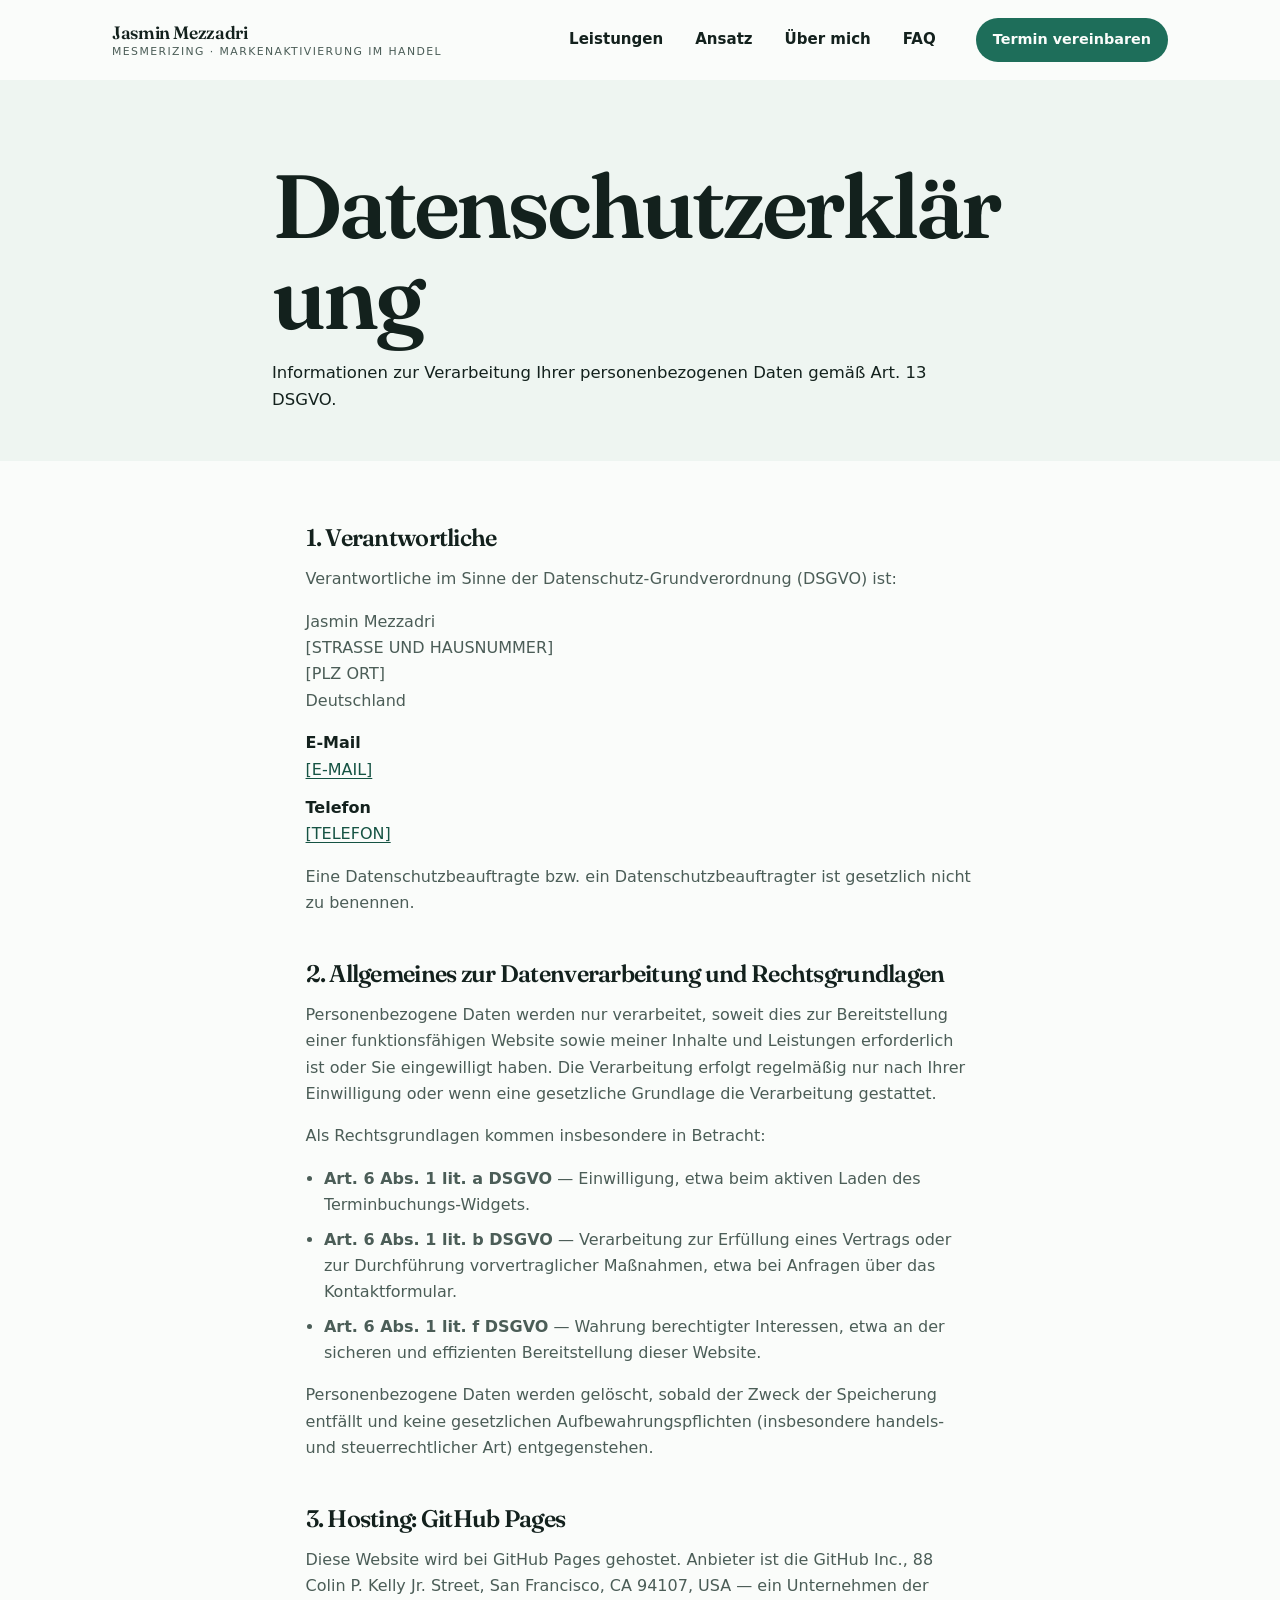
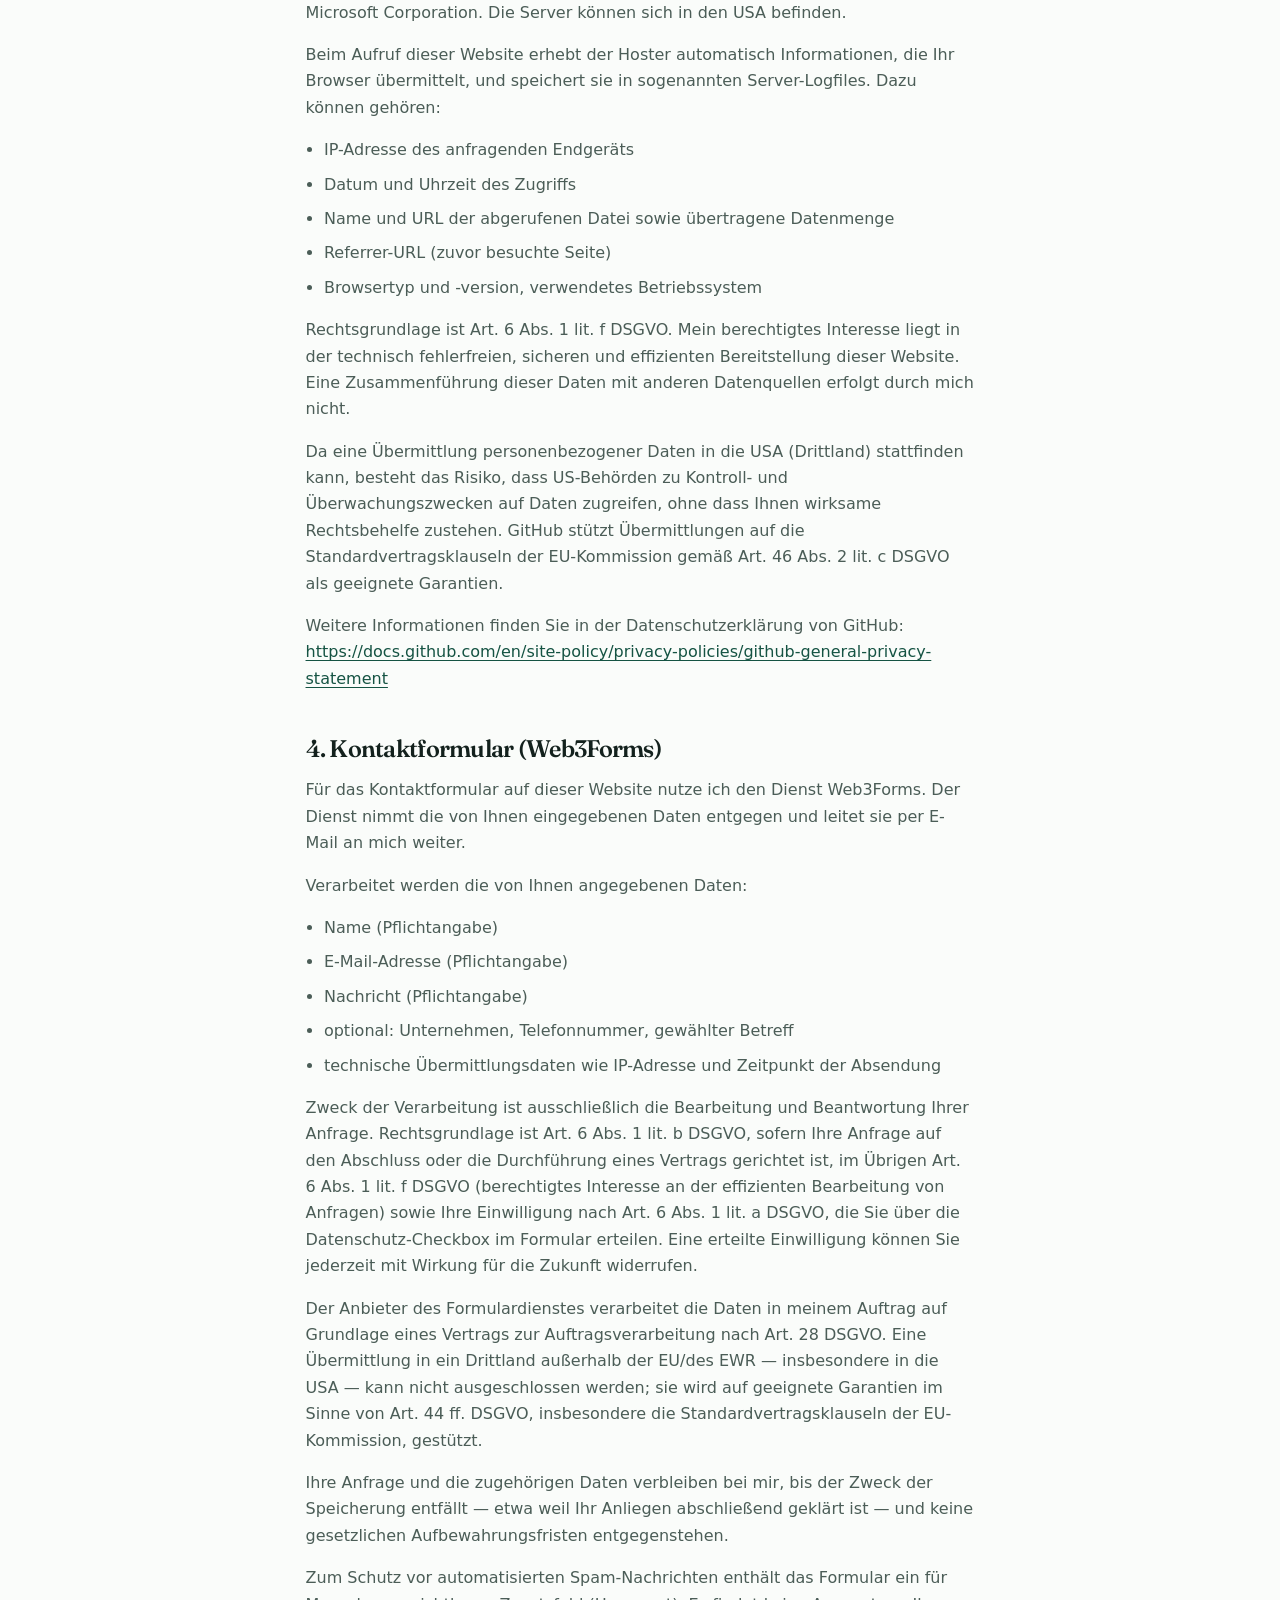
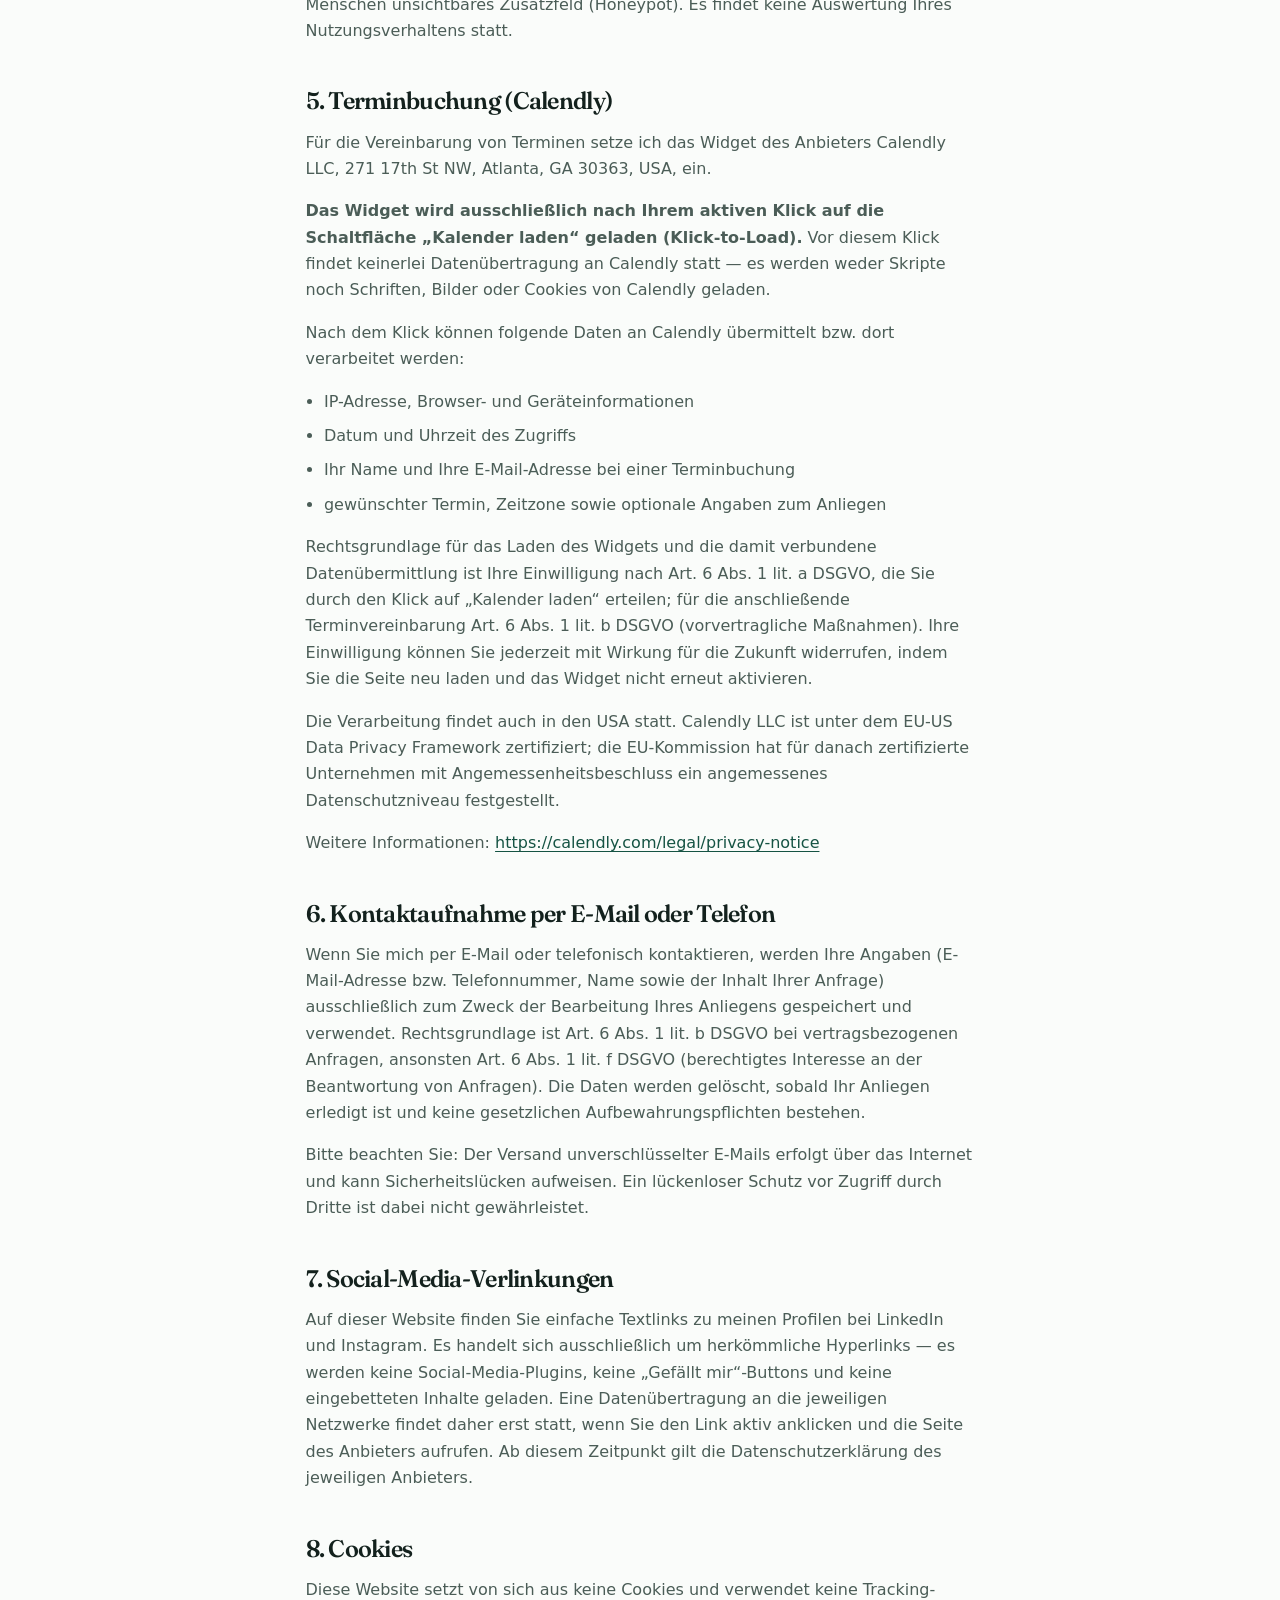
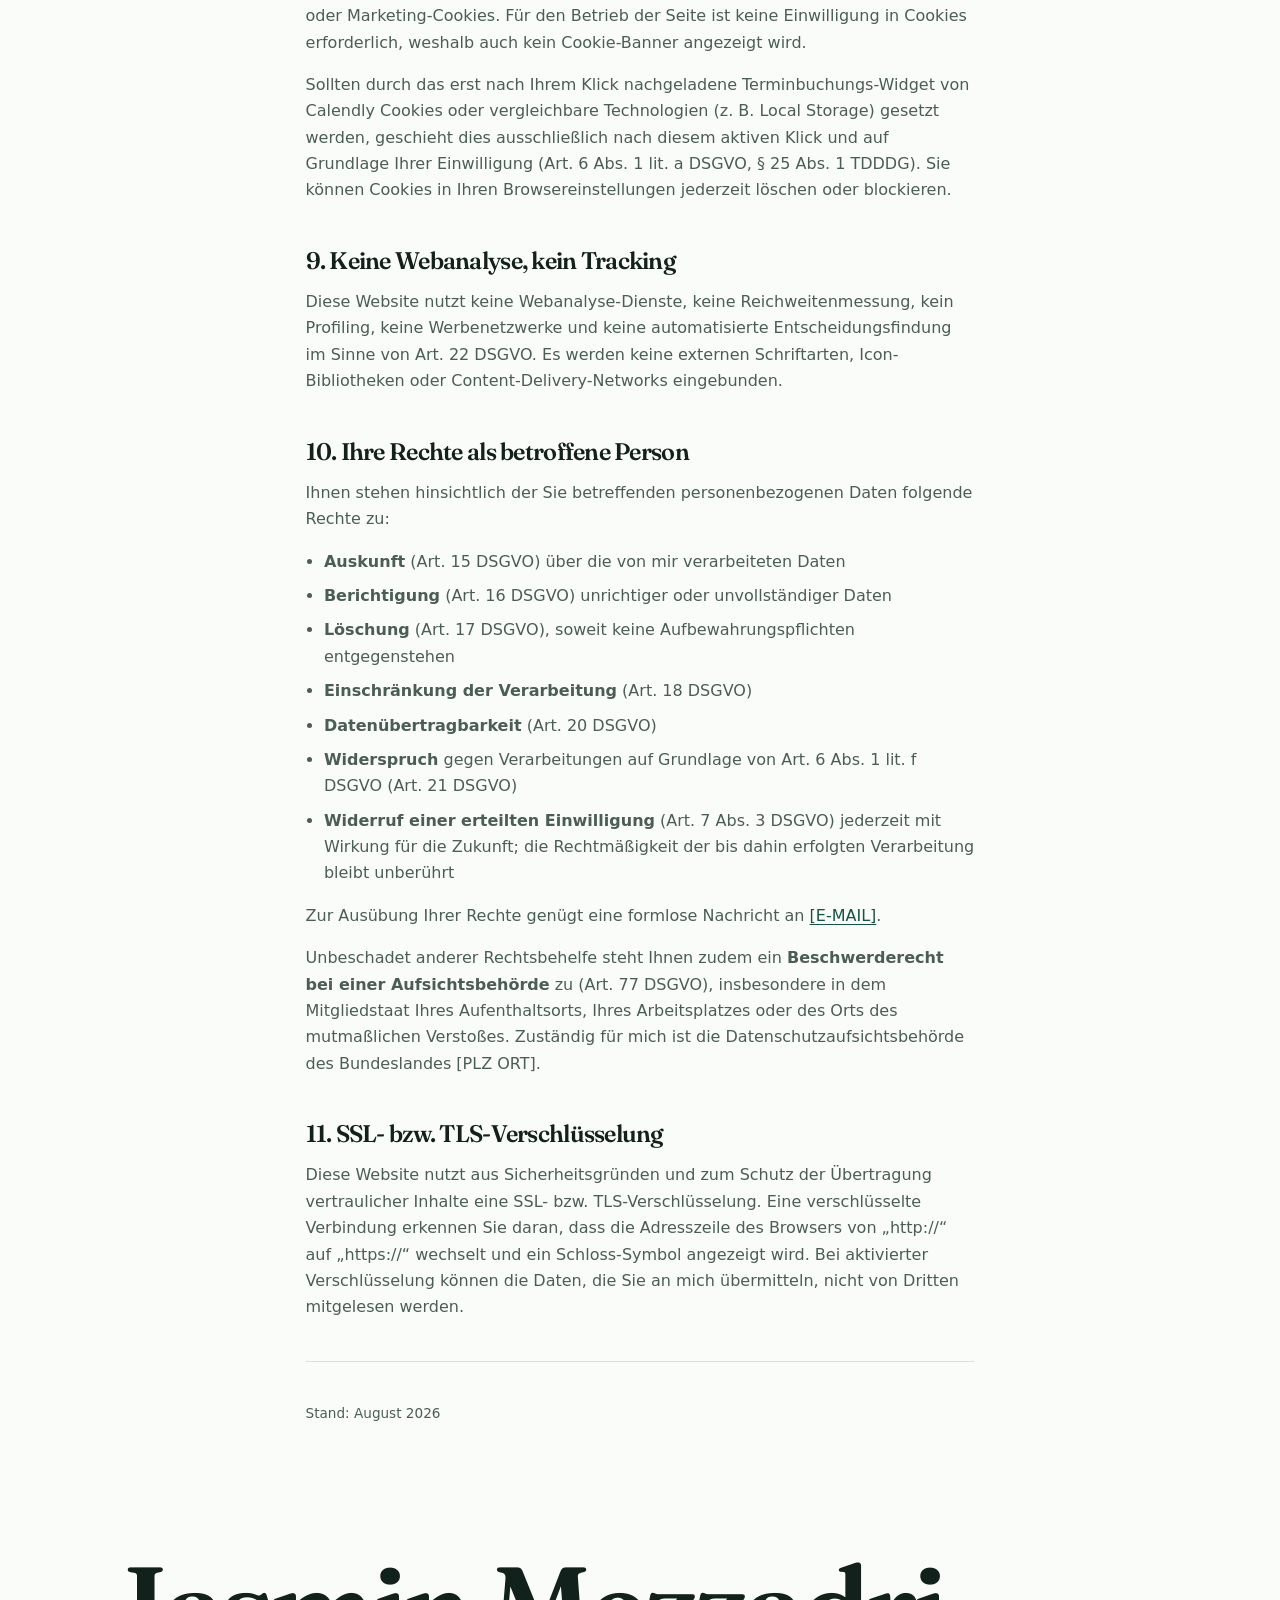
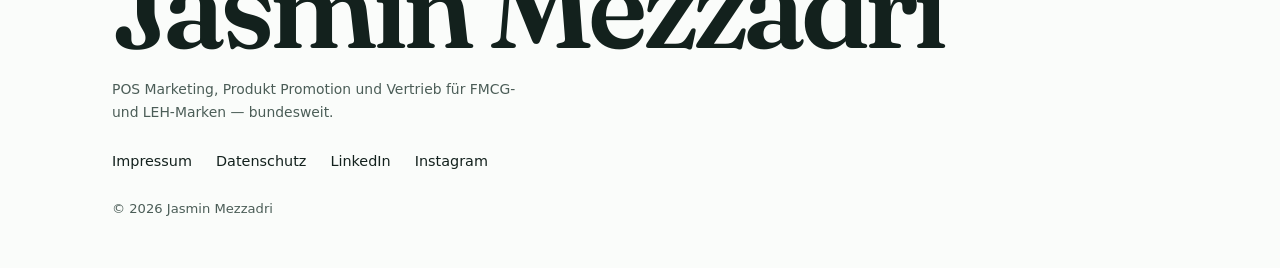
<file: datenschutz.html>
<!DOCTYPE html>
<!-- RECHTSHINWEIS: Vorlage. Vor Veröffentlichung von einer Rechtsanwältin/einem Rechtsanwalt oder der IHK prüfen lassen. Alle [PLATZHALTER] ersetzen. -->
<html lang="de" class="no-js">
<head>
<meta charset="utf-8">
<meta name="viewport" content="width=device-width, initial-scale=1">
<title>Datenschutzerklärung | Jasmin Mezzadri</title>
<meta name="description" content="Datenschutzerklärung nach Art. 13 DSGVO für die Website von Jasmin Mezzadri: Hosting, Kontaktformular, Terminbuchung und Betroffenenrechte.">
<meta name="robots" content="noindex,follow">
<link rel="canonical" href="https://www.mesmerizing.eu/datenschutz.html">
<meta name="theme-color" content="#1E6E5A">
<meta property="og:type" content="website">
<meta property="og:locale" content="de_DE">
<meta property="og:title" content="Datenschutzerklärung | Jasmin Mezzadri">
<meta property="og:description" content="Datenschutzerklärung nach Art. 13 DSGVO.">
<meta property="og:url" content="https://www.mesmerizing.eu/datenschutz.html">
<meta property="og:image" content="https://www.mesmerizing.eu/assets/img/og-image.png">
<meta property="og:image:type" content="image/png">
<meta property="og:image:width" content="1200">
<meta property="og:image:height" content="630">
<meta property="og:image:alt" content="Wortmarke Jasmin Mezzadri mit dem Leitsatz „Probieren ist nicht das Ziel. Wiederkauf schon.“ auf mintgrünem Hintergrund">
<meta name="twitter:card" content="summary_large_image">
<meta name="twitter:image" content="https://www.mesmerizing.eu/assets/img/og-image.png">
<meta name="twitter:image:alt" content="Wortmarke Jasmin Mezzadri mit dem Leitsatz „Probieren ist nicht das Ziel. Wiederkauf schon.“ auf mintgrünem Hintergrund">
<link rel="icon" href="data:image/svg+xml,%3Csvg xmlns='http://www.w3.org/2000/svg' viewBox='0 0 32 32'%3E%3Crect width='32' height='32' rx='7' fill='%231E6E5A'/%3E%3Ctext x='16' y='22' font-family='Arial,Helvetica,sans-serif' font-size='16' font-weight='700' fill='%23FAFCFA' text-anchor='middle'%3EJM%3C/text%3E%3C/svg%3E">
<link rel="preload" href="assets/fonts/fraunces-var.woff2" as="font" type="font/woff2" crossorigin>
<link rel="stylesheet" href="assets/css/style.css?v=3">
<script>(function(d){var r=d.documentElement;r.classList.remove('no-js');r.classList.add('js');setTimeout(function(){if(!window.__jmReady){r.classList.remove('js');}},2500);})(document);</script>
</head>
<body>
<a class="skip-link" href="#main">Zum Hauptinhalt springen</a>

<header class="site-header is-scrolled" id="site-header">
  <div class="container header-inner">
    <a class="brand" href="index.html">
      <span class="brand-name">Jasmin Mezzadri</span>
      <span class="brand-tag">MESMERIZING · Markenaktivierung im Handel</span>
    </a>
    <button class="nav-toggle" id="nav-toggle" type="button" aria-expanded="false" aria-controls="site-nav" aria-label="Menü öffnen">
      <span class="nav-toggle-bars" aria-hidden="true"><span></span><span></span><span></span></span>
      <span class="nav-toggle-label">Menü</span>
    </button>

    <nav class="site-nav" id="site-nav" aria-label="Hauptnavigation">
      <ul class="nav-list">
        <li><a href="index.html#leistungen">Leistungen</a></li>
        <li><a href="index.html#ansatz">Ansatz</a></li>
        <li><a href="index.html#ueber-mich">Über mich</a></li>
        <li><a href="index.html#faq">FAQ</a></li>
        <li><a class="btn btn-primary btn-sm nav-cta" href="index.html#termin">Termin vereinbaren</a></li>
      </ul>
    </nav>
  </div>
</header>

<main id="main">
  <div class="page-head">
    <div class="container container-narrow">
      <h1>Datenschutzerklärung</h1>
      <p class="section-text">Informationen zur Verarbeitung Ihrer personenbezogenen Daten gemäß Art. 13 DSGVO.</p>
    </div>
  </div>

  <div class="container legal">

    <h2>1. Verantwortliche</h2>
    <p>Verantwortliche im Sinne der Datenschutz-Grundverordnung (DSGVO) ist:</p>
    <p>
      Jasmin Mezzadri<br>
      [STRASSE UND HAUSNUMMER]<br>
      [PLZ ORT]<br>
      Deutschland
    </p>
    <dl>
      <dt>E-Mail</dt>
      <dd><a href="mailto:[E-MAIL]">[E-MAIL]</a></dd>
      <dt>Telefon</dt>
      <dd><a href="tel:[TELEFON]">[TELEFON]</a></dd>
    </dl>
    <p>
      Eine Datenschutzbeauftragte bzw. ein Datenschutzbeauftragter ist gesetzlich nicht
      zu benennen.
    </p>

    <h2>2. Allgemeines zur Datenverarbeitung und Rechtsgrundlagen</h2>
    <p>
      Personenbezogene Daten werden nur verarbeitet, soweit dies zur Bereitstellung einer
      funktionsfähigen Website sowie meiner Inhalte und Leistungen erforderlich ist oder
      Sie eingewilligt haben. Die Verarbeitung erfolgt regelmäßig nur nach Ihrer Einwilligung
      oder wenn eine gesetzliche Grundlage die Verarbeitung gestattet.
    </p>
    <p>Als Rechtsgrundlagen kommen insbesondere in Betracht:</p>
    <ul>
      <li><strong>Art. 6 Abs. 1 lit. a DSGVO</strong> — Einwilligung, etwa beim aktiven Laden des Terminbuchungs-Widgets.</li>
      <li><strong>Art. 6 Abs. 1 lit. b DSGVO</strong> — Verarbeitung zur Erfüllung eines Vertrags oder zur Durchführung vorvertraglicher Maßnahmen, etwa bei Anfragen über das Kontaktformular.</li>
      <li><strong>Art. 6 Abs. 1 lit. f DSGVO</strong> — Wahrung berechtigter Interessen, etwa an der sicheren und effizienten Bereitstellung dieser Website.</li>
    </ul>
    <p>
      Personenbezogene Daten werden gelöscht, sobald der Zweck der Speicherung entfällt und
      keine gesetzlichen Aufbewahrungspflichten (insbesondere handels- und steuerrechtlicher Art)
      entgegenstehen.
    </p>

    <h2>3. Hosting: GitHub Pages</h2>
    <p>
      Diese Website wird bei GitHub Pages gehostet. Anbieter ist die GitHub Inc.,
      88 Colin P. Kelly Jr. Street, San Francisco, CA 94107, USA — ein Unternehmen der
      Microsoft Corporation. Die Server können sich in den USA befinden.
    </p>
    <p>
      Beim Aufruf dieser Website erhebt der Hoster automatisch Informationen, die Ihr Browser
      übermittelt, und speichert sie in sogenannten Server-Logfiles. Dazu können gehören:
    </p>
    <ul>
      <li>IP-Adresse des anfragenden Endgeräts</li>
      <li>Datum und Uhrzeit des Zugriffs</li>
      <li>Name und URL der abgerufenen Datei sowie übertragene Datenmenge</li>
      <li>Referrer-URL (zuvor besuchte Seite)</li>
      <li>Browsertyp und -version, verwendetes Betriebssystem</li>
    </ul>
    <p>
      Rechtsgrundlage ist Art. 6 Abs. 1 lit. f DSGVO. Mein berechtigtes Interesse liegt in der
      technisch fehlerfreien, sicheren und effizienten Bereitstellung dieser Website.
      Eine Zusammenführung dieser Daten mit anderen Datenquellen erfolgt durch mich nicht.
    </p>
    <p>
      Da eine Übermittlung personenbezogener Daten in die USA (Drittland) stattfinden kann,
      besteht das Risiko, dass US-Behörden zu Kontroll- und Überwachungszwecken auf Daten
      zugreifen, ohne dass Ihnen wirksame Rechtsbehelfe zustehen. GitHub stützt Übermittlungen
      auf die Standardvertragsklauseln der EU-Kommission gemäß Art. 46 Abs. 2 lit. c DSGVO als
      geeignete Garantien.
    </p>
    <p>
      Weitere Informationen finden Sie in der Datenschutzerklärung von GitHub:
      <a href="https://docs.github.com/en/site-policy/privacy-policies/github-general-privacy-statement" target="_blank" rel="noopener noreferrer">https://docs.github.com/en/site-policy/privacy-policies/github-general-privacy-statement</a>
    </p>

    <h2>4. Kontaktformular (Web3Forms)</h2>
    <!-- HINWEIS: Vor Veröffentlichung einen Vertrag zur Auftragsverarbeitung (Art. 28 DSGVO)
         mit dem Formular-Anbieter abschließen und hier ggf. Firmierung und Anschrift ergänzen. -->
    <p>
      Für das Kontaktformular auf dieser Website nutze ich den Dienst Web3Forms. Der Dienst
      nimmt die von Ihnen eingegebenen Daten entgegen und leitet sie per E-Mail an mich weiter.
    </p>
    <p>Verarbeitet werden die von Ihnen angegebenen Daten:</p>
    <ul>
      <li>Name (Pflichtangabe)</li>
      <li>E-Mail-Adresse (Pflichtangabe)</li>
      <li>Nachricht (Pflichtangabe)</li>
      <li>optional: Unternehmen, Telefonnummer, gewählter Betreff</li>
      <li>technische Übermittlungsdaten wie IP-Adresse und Zeitpunkt der Absendung</li>
    </ul>
    <p>
      Zweck der Verarbeitung ist ausschließlich die Bearbeitung und Beantwortung Ihrer Anfrage.
      Rechtsgrundlage ist Art. 6 Abs. 1 lit. b DSGVO, sofern Ihre Anfrage auf den Abschluss oder
      die Durchführung eines Vertrags gerichtet ist, im Übrigen Art. 6 Abs. 1 lit. f DSGVO
      (berechtigtes Interesse an der effizienten Bearbeitung von Anfragen) sowie Ihre
      Einwilligung nach Art. 6 Abs. 1 lit. a DSGVO, die Sie über die Datenschutz-Checkbox im
      Formular erteilen. Eine erteilte Einwilligung können Sie jederzeit mit Wirkung für die
      Zukunft widerrufen.
    </p>
    <p>
      Der Anbieter des Formulardienstes verarbeitet die Daten in meinem Auftrag auf Grundlage
      eines Vertrags zur Auftragsverarbeitung nach Art. 28 DSGVO. Eine Übermittlung in ein
      Drittland außerhalb der EU/des EWR — insbesondere in die USA — kann nicht ausgeschlossen
      werden; sie wird auf geeignete Garantien im Sinne von Art. 44 ff. DSGVO, insbesondere die
      Standardvertragsklauseln der EU-Kommission, gestützt.
    </p>
    <p>
      Ihre Anfrage und die zugehörigen Daten verbleiben bei mir, bis der Zweck der Speicherung
      entfällt — etwa weil Ihr Anliegen abschließend geklärt ist — und keine gesetzlichen
      Aufbewahrungsfristen entgegenstehen.
    </p>
    <p>
      Zum Schutz vor automatisierten Spam-Nachrichten enthält das Formular ein für Menschen
      unsichtbares Zusatzfeld (Honeypot). Es findet keine Auswertung Ihres Nutzungsverhaltens statt.
    </p>

    <h2>5. Terminbuchung (Calendly)</h2>
    <p>
      Für die Vereinbarung von Terminen setze ich das Widget des Anbieters Calendly LLC,
      271 17th St NW, Atlanta, GA 30363, USA, ein.
    </p>
    <p>
      <strong>Das Widget wird ausschließlich nach Ihrem aktiven Klick auf die Schaltfläche
      „Kalender laden“ geladen (Klick-to-Load).</strong> Vor diesem Klick findet keinerlei
      Datenübertragung an Calendly statt — es werden weder Skripte noch Schriften, Bilder oder
      Cookies von Calendly geladen.
    </p>
    <p>Nach dem Klick können folgende Daten an Calendly übermittelt bzw. dort verarbeitet werden:</p>
    <ul>
      <li>IP-Adresse, Browser- und Geräteinformationen</li>
      <li>Datum und Uhrzeit des Zugriffs</li>
      <li>Ihr Name und Ihre E-Mail-Adresse bei einer Terminbuchung</li>
      <li>gewünschter Termin, Zeitzone sowie optionale Angaben zum Anliegen</li>
    </ul>
    <p>
      Rechtsgrundlage für das Laden des Widgets und die damit verbundene Datenübermittlung ist
      Ihre Einwilligung nach Art. 6 Abs. 1 lit. a DSGVO, die Sie durch den Klick auf
      „Kalender laden“ erteilen; für die anschließende Terminvereinbarung Art. 6 Abs. 1 lit. b
      DSGVO (vorvertragliche Maßnahmen). Ihre Einwilligung können Sie jederzeit mit Wirkung für
      die Zukunft widerrufen, indem Sie die Seite neu laden und das Widget nicht erneut aktivieren.
    </p>
    <p>
      Die Verarbeitung findet auch in den USA statt. Calendly LLC ist unter dem
      EU-US Data Privacy Framework zertifiziert; die EU-Kommission hat für danach zertifizierte
      Unternehmen mit Angemessenheitsbeschluss ein angemessenes Datenschutzniveau festgestellt.
    </p>
    <p>
      Weitere Informationen:
      <a href="https://calendly.com/legal/privacy-notice" target="_blank" rel="noopener noreferrer">https://calendly.com/legal/privacy-notice</a>
    </p>

    <h2>6. Kontaktaufnahme per E-Mail oder Telefon</h2>
    <p>
      Wenn Sie mich per E-Mail oder telefonisch kontaktieren, werden Ihre Angaben
      (E-Mail-Adresse bzw. Telefonnummer, Name sowie der Inhalt Ihrer Anfrage) ausschließlich
      zum Zweck der Bearbeitung Ihres Anliegens gespeichert und verwendet. Rechtsgrundlage ist
      Art. 6 Abs. 1 lit. b DSGVO bei vertragsbezogenen Anfragen, ansonsten Art. 6 Abs. 1 lit. f
      DSGVO (berechtigtes Interesse an der Beantwortung von Anfragen). Die Daten werden gelöscht,
      sobald Ihr Anliegen erledigt ist und keine gesetzlichen Aufbewahrungspflichten bestehen.
    </p>
    <p>
      Bitte beachten Sie: Der Versand unverschlüsselter E-Mails erfolgt über das Internet und
      kann Sicherheitslücken aufweisen. Ein lückenloser Schutz vor Zugriff durch Dritte ist
      dabei nicht gewährleistet.
    </p>

    <h2>7. Social-Media-Verlinkungen</h2>
    <p>
      Auf dieser Website finden Sie einfache Textlinks zu meinen Profilen bei LinkedIn und
      Instagram. Es handelt sich ausschließlich um herkömmliche Hyperlinks — es werden keine
      Social-Media-Plugins, keine „Gefällt mir“-Buttons und keine eingebetteten Inhalte geladen.
      Eine Datenübertragung an die jeweiligen Netzwerke findet daher erst statt, wenn Sie den
      Link aktiv anklicken und die Seite des Anbieters aufrufen. Ab diesem Zeitpunkt gilt die
      Datenschutzerklärung des jeweiligen Anbieters.
    </p>

    <h2>8. Cookies</h2>
    <p>
      Diese Website setzt von sich aus keine Cookies und verwendet keine Tracking- oder
      Marketing-Cookies. Für den Betrieb der Seite ist keine Einwilligung in Cookies erforderlich,
      weshalb auch kein Cookie-Banner angezeigt wird.
    </p>
    <p>
      Sollten durch das erst nach Ihrem Klick nachgeladene Terminbuchungs-Widget von Calendly
      Cookies oder vergleichbare Technologien (z.&nbsp;B. Local Storage) gesetzt werden, geschieht
      dies ausschließlich nach diesem aktiven Klick und auf Grundlage Ihrer Einwilligung
      (Art. 6 Abs. 1 lit. a DSGVO, § 25 Abs. 1 TDDDG). Sie können Cookies in Ihren
      Browsereinstellungen jederzeit löschen oder blockieren.
    </p>

    <h2>9. Keine Webanalyse, kein Tracking</h2>
    <p>
      Diese Website nutzt keine Webanalyse-Dienste, keine Reichweitenmessung, kein
      Profiling, keine Werbenetzwerke und keine automatisierte Entscheidungsfindung
      im Sinne von Art. 22 DSGVO. Es werden keine externen Schriftarten, Icon-Bibliotheken
      oder Content-Delivery-Networks eingebunden.
    </p>

    <h2>10. Ihre Rechte als betroffene Person</h2>
    <p>Ihnen stehen hinsichtlich der Sie betreffenden personenbezogenen Daten folgende Rechte zu:</p>
    <ul>
      <li><strong>Auskunft</strong> (Art. 15 DSGVO) über die von mir verarbeiteten Daten</li>
      <li><strong>Berichtigung</strong> (Art. 16 DSGVO) unrichtiger oder unvollständiger Daten</li>
      <li><strong>Löschung</strong> (Art. 17 DSGVO), soweit keine Aufbewahrungspflichten entgegenstehen</li>
      <li><strong>Einschränkung der Verarbeitung</strong> (Art. 18 DSGVO)</li>
      <li><strong>Datenübertragbarkeit</strong> (Art. 20 DSGVO)</li>
      <li><strong>Widerspruch</strong> gegen Verarbeitungen auf Grundlage von Art. 6 Abs. 1 lit. f DSGVO (Art. 21 DSGVO)</li>
      <li><strong>Widerruf einer erteilten Einwilligung</strong> (Art. 7 Abs. 3 DSGVO) jederzeit mit Wirkung für die Zukunft; die Rechtmäßigkeit der bis dahin erfolgten Verarbeitung bleibt unberührt</li>
    </ul>
    <p>
      Zur Ausübung Ihrer Rechte genügt eine formlose Nachricht an
      <a href="mailto:[E-MAIL]">[E-MAIL]</a>.
    </p>
    <p>
      Unbeschadet anderer Rechtsbehelfe steht Ihnen zudem ein <strong>Beschwerderecht bei einer
      Aufsichtsbehörde</strong> zu (Art. 77 DSGVO), insbesondere in dem Mitgliedstaat Ihres
      Aufenthaltsorts, Ihres Arbeitsplatzes oder des Orts des mutmaßlichen Verstoßes. Zuständig
      für mich ist die Datenschutzaufsichtsbehörde des Bundeslandes [PLZ ORT].
    </p>

    <h2>11. SSL- bzw. TLS-Verschlüsselung</h2>
    <p>
      Diese Website nutzt aus Sicherheitsgründen und zum Schutz der Übertragung vertraulicher
      Inhalte eine SSL- bzw. TLS-Verschlüsselung. Eine verschlüsselte Verbindung erkennen Sie
      daran, dass die Adresszeile des Browsers von „http://“ auf „https://“ wechselt und ein
      Schloss-Symbol angezeigt wird. Bei aktivierter Verschlüsselung können die Daten, die Sie
      an mich übermitteln, nicht von Dritten mitgelesen werden.
    </p>

    <hr>
    <p class="meta">Stand: August 2026</p>
  </div>
</main>

<footer class="site-footer">
  <div class="container footer-inner">
    <div class="footer-brand">
      <p class="footer-name">Jasmin Mezzadri</p>
      <p class="footer-hint">POS Marketing, Produkt Promotion und Vertrieb für FMCG- und LEH-Marken — bundesweit.</p>
    </div>
    <nav class="footer-nav" aria-label="Rechtliches und Profile">
      <ul role="list">
        <li><a href="impressum.html">Impressum</a></li>
        <li><a href="datenschutz.html">Datenschutz</a></li>
        <li><a href="https://www.linkedin.com/in/jasmin-mezzadri" target="_blank" rel="noopener noreferrer">LinkedIn</a></li>
        <li><a href="https://www.instagram.com/jazmzdri" target="_blank" rel="noopener noreferrer">Instagram</a></li>
      </ul>
    </nav>
    <p class="footer-copy">© 2026 Jasmin Mezzadri</p>
  </div>
</footer>

<script src="assets/js/main.js?v=3" defer></script>
</body>
</html>
</file>
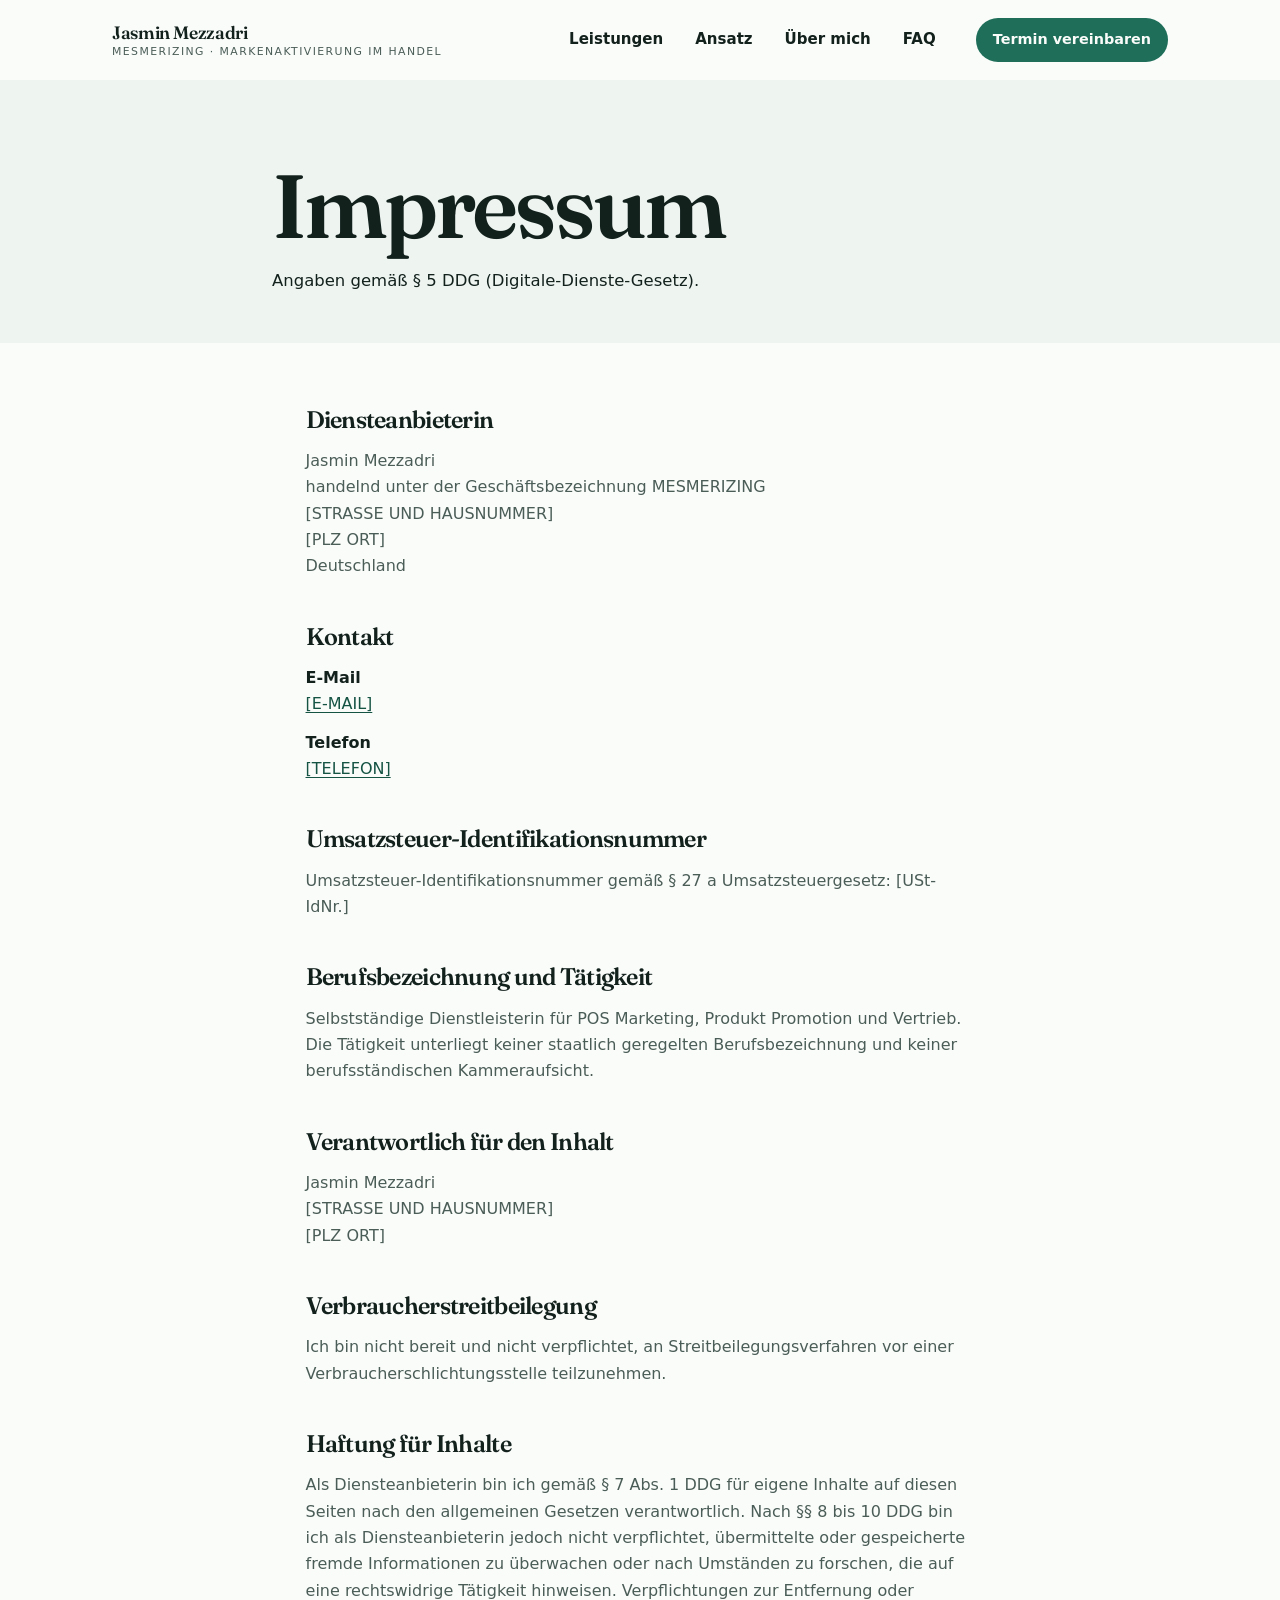
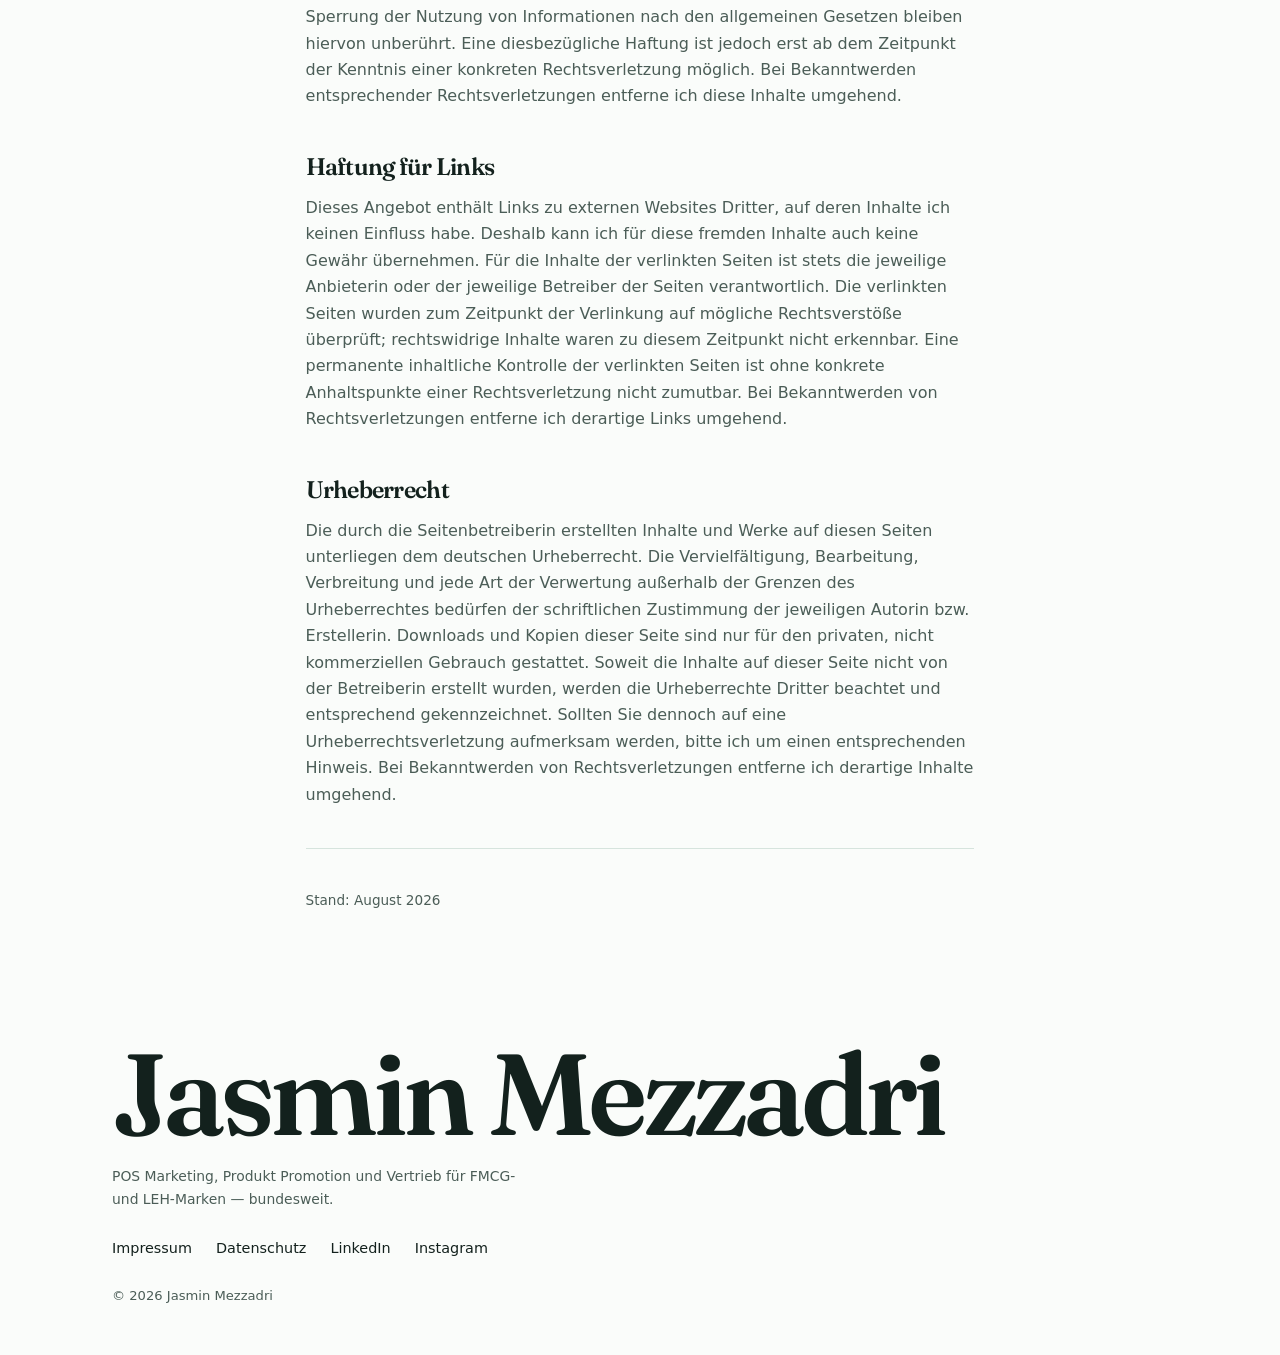
<file: impressum.html>
<!DOCTYPE html>
<!-- RECHTSHINWEIS: Vorlage. Vor Veröffentlichung von einer Rechtsanwältin/einem Rechtsanwalt oder der IHK prüfen lassen. Alle [PLATZHALTER] ersetzen. -->
<html lang="de" class="no-js">
<head>
<meta charset="utf-8">
<meta name="viewport" content="width=device-width, initial-scale=1">
<title>Impressum | Jasmin Mezzadri</title>
<meta name="description" content="Impressum und Anbieterkennzeichnung nach § 5 DDG für die Website von Jasmin Mezzadri — MESMERIZING, Markenaktivierung im Handel.">
<meta name="robots" content="noindex,follow">
<link rel="canonical" href="https://www.mesmerizing.eu/impressum.html">
<meta name="theme-color" content="#1E6E5A">
<meta property="og:type" content="website">
<meta property="og:locale" content="de_DE">
<meta property="og:title" content="Impressum | Jasmin Mezzadri">
<meta property="og:description" content="Impressum und Anbieterkennzeichnung nach § 5 DDG.">
<meta property="og:url" content="https://www.mesmerizing.eu/impressum.html">
<meta property="og:image" content="https://www.mesmerizing.eu/assets/img/og-image.png">
<meta property="og:image:type" content="image/png">
<meta property="og:image:width" content="1200">
<meta property="og:image:height" content="630">
<meta property="og:image:alt" content="Wortmarke Jasmin Mezzadri mit dem Leitsatz „Probieren ist nicht das Ziel. Wiederkauf schon.“ auf mintgrünem Hintergrund">
<meta name="twitter:card" content="summary_large_image">
<meta name="twitter:image" content="https://www.mesmerizing.eu/assets/img/og-image.png">
<meta name="twitter:image:alt" content="Wortmarke Jasmin Mezzadri mit dem Leitsatz „Probieren ist nicht das Ziel. Wiederkauf schon.“ auf mintgrünem Hintergrund">
<link rel="icon" href="data:image/svg+xml,%3Csvg xmlns='http://www.w3.org/2000/svg' viewBox='0 0 32 32'%3E%3Crect width='32' height='32' rx='7' fill='%231E6E5A'/%3E%3Ctext x='16' y='22' font-family='Arial,Helvetica,sans-serif' font-size='16' font-weight='700' fill='%23FAFCFA' text-anchor='middle'%3EJM%3C/text%3E%3C/svg%3E">
<link rel="preload" href="assets/fonts/fraunces-var.woff2" as="font" type="font/woff2" crossorigin>
<link rel="stylesheet" href="assets/css/style.css?v=3">
<script>(function(d){var r=d.documentElement;r.classList.remove('no-js');r.classList.add('js');setTimeout(function(){if(!window.__jmReady){r.classList.remove('js');}},2500);})(document);</script>
</head>
<body>
<a class="skip-link" href="#main">Zum Hauptinhalt springen</a>

<header class="site-header is-scrolled" id="site-header">
  <div class="container header-inner">
    <a class="brand" href="index.html">
      <span class="brand-name">Jasmin Mezzadri</span>
      <span class="brand-tag">MESMERIZING · Markenaktivierung im Handel</span>
    </a>
    <button class="nav-toggle" id="nav-toggle" type="button" aria-expanded="false" aria-controls="site-nav" aria-label="Menü öffnen">
      <span class="nav-toggle-bars" aria-hidden="true"><span></span><span></span><span></span></span>
      <span class="nav-toggle-label">Menü</span>
    </button>

    <nav class="site-nav" id="site-nav" aria-label="Hauptnavigation">
      <ul class="nav-list">
        <li><a href="index.html#leistungen">Leistungen</a></li>
        <li><a href="index.html#ansatz">Ansatz</a></li>
        <li><a href="index.html#ueber-mich">Über mich</a></li>
        <li><a href="index.html#faq">FAQ</a></li>
        <li><a class="btn btn-primary btn-sm nav-cta" href="index.html#termin">Termin vereinbaren</a></li>
      </ul>
    </nav>
  </div>
</header>

<main id="main">
  <div class="page-head">
    <div class="container container-narrow">
      <h1>Impressum</h1>
      <p class="section-text">Angaben gemäß § 5 DDG (Digitale-Dienste-Gesetz).</p>
    </div>
  </div>

  <div class="container legal">

    <h2>Diensteanbieterin</h2>
    <p>
      Jasmin Mezzadri<br>
      handelnd unter der Geschäftsbezeichnung MESMERIZING<br>
      [STRASSE UND HAUSNUMMER]<br>
      [PLZ ORT]<br>
      Deutschland
    </p>

    <h2>Kontakt</h2>
    <dl>
      <dt>E-Mail</dt>
      <dd><a href="mailto:[E-MAIL]">[E-MAIL]</a></dd>
      <dt>Telefon</dt>
      <dd><a href="tel:[TELEFON]">[TELEFON]</a></dd>
    </dl>

    <h2>Umsatzsteuer-Identifikationsnummer</h2>
    <!-- HINWEIS: Diese Zeile ersatzlos streichen, falls keine USt-IdNr. vorhanden ist. -->
    <p>Umsatzsteuer-Identifikationsnummer gemäß § 27&nbsp;a Umsatzsteuergesetz: [USt-IdNr.]</p>
    <!-- ALTERNATIVE bei Kleinunternehmerregelung — dann den Absatz oben löschen und diesen einkommentieren:
    <p>Gemäß § 19 UStG (Kleinunternehmerregelung) wird keine Umsatzsteuer berechnet und
       daher keine Umsatzsteuer-Identifikationsnummer geführt.</p>
    -->

    <h2>Berufsbezeichnung und Tätigkeit</h2>
    <p>
      Selbstständige Dienstleisterin für POS Marketing, Produkt Promotion und Vertrieb.
      Die Tätigkeit unterliegt keiner staatlich geregelten Berufsbezeichnung und keiner
      berufsständischen Kammeraufsicht.
    </p>

    <h2>Verantwortlich für den Inhalt</h2>
    <p>
      Jasmin Mezzadri<br>
      [STRASSE UND HAUSNUMMER]<br>
      [PLZ ORT]
    </p>

    <h2>Verbraucherstreitbeilegung</h2>
    <p>
      Ich bin nicht bereit und nicht verpflichtet, an Streitbeilegungsverfahren vor einer
      Verbraucherschlichtungsstelle teilzunehmen.
    </p>

    <h2>Haftung für Inhalte</h2>
    <p>
      Als Diensteanbieterin bin ich gemäß § 7 Abs. 1 DDG für eigene Inhalte auf diesen Seiten nach
      den allgemeinen Gesetzen verantwortlich. Nach §§ 8 bis 10 DDG bin ich als Diensteanbieterin
      jedoch nicht verpflichtet, übermittelte oder gespeicherte fremde Informationen zu überwachen
      oder nach Umständen zu forschen, die auf eine rechtswidrige Tätigkeit hinweisen.
      Verpflichtungen zur Entfernung oder Sperrung der Nutzung von Informationen nach den
      allgemeinen Gesetzen bleiben hiervon unberührt. Eine diesbezügliche Haftung ist jedoch erst
      ab dem Zeitpunkt der Kenntnis einer konkreten Rechtsverletzung möglich. Bei Bekanntwerden
      entsprechender Rechtsverletzungen entferne ich diese Inhalte umgehend.
    </p>

    <h2>Haftung für Links</h2>
    <p>
      Dieses Angebot enthält Links zu externen Websites Dritter, auf deren Inhalte ich keinen
      Einfluss habe. Deshalb kann ich für diese fremden Inhalte auch keine Gewähr übernehmen.
      Für die Inhalte der verlinkten Seiten ist stets die jeweilige Anbieterin oder der jeweilige
      Betreiber der Seiten verantwortlich. Die verlinkten Seiten wurden zum Zeitpunkt der
      Verlinkung auf mögliche Rechtsverstöße überprüft; rechtswidrige Inhalte waren zu diesem
      Zeitpunkt nicht erkennbar. Eine permanente inhaltliche Kontrolle der verlinkten Seiten ist
      ohne konkrete Anhaltspunkte einer Rechtsverletzung nicht zumutbar. Bei Bekanntwerden von
      Rechtsverletzungen entferne ich derartige Links umgehend.
    </p>

    <h2>Urheberrecht</h2>
    <p>
      Die durch die Seitenbetreiberin erstellten Inhalte und Werke auf diesen Seiten unterliegen
      dem deutschen Urheberrecht. Die Vervielfältigung, Bearbeitung, Verbreitung und jede Art der
      Verwertung außerhalb der Grenzen des Urheberrechtes bedürfen der schriftlichen Zustimmung
      der jeweiligen Autorin bzw. Erstellerin. Downloads und Kopien dieser Seite sind nur für den
      privaten, nicht kommerziellen Gebrauch gestattet. Soweit die Inhalte auf dieser Seite nicht
      von der Betreiberin erstellt wurden, werden die Urheberrechte Dritter beachtet und
      entsprechend gekennzeichnet. Sollten Sie dennoch auf eine Urheberrechtsverletzung aufmerksam
      werden, bitte ich um einen entsprechenden Hinweis. Bei Bekanntwerden von Rechtsverletzungen
      entferne ich derartige Inhalte umgehend.
    </p>

    <hr>
    <p class="meta">Stand: August 2026</p>
  </div>
</main>

<footer class="site-footer">
  <div class="container footer-inner">
    <div class="footer-brand">
      <p class="footer-name">Jasmin Mezzadri</p>
      <p class="footer-hint">POS Marketing, Produkt Promotion und Vertrieb für FMCG- und LEH-Marken — bundesweit.</p>
    </div>
    <nav class="footer-nav" aria-label="Rechtliches und Profile">
      <ul role="list">
        <li><a href="impressum.html">Impressum</a></li>
        <li><a href="datenschutz.html">Datenschutz</a></li>
        <li><a href="https://www.linkedin.com/in/jasmin-mezzadri" target="_blank" rel="noopener noreferrer">LinkedIn</a></li>
        <li><a href="https://www.instagram.com/jazmzdri" target="_blank" rel="noopener noreferrer">Instagram</a></li>
      </ul>
    </nav>
    <p class="footer-copy">© 2026 Jasmin Mezzadri</p>
  </div>
</footer>

<script src="assets/js/main.js?v=3" defer></script>
</body>
</html>
</file>
<file: assets/css/style.css>
/* ==========================================================================
   Jasmin Mezzadri — POS Marketing & Vertrieb
   Ein Stylesheet für alle Seiten. Mobile-first.
   Version 2.0 (28.10.2026): Mint-Palette, Hero mit Portrait, Editorial-Raster.
   2.1: ohne Haarlinien, Schatten, Verläufe und Überzeilen — Flächen trennen
   sich über Tonstufen, Gliederung über Abstand und Größe (taste-skill-Audit).
   ========================================================================== */

/* --- 1. Design-Tokens --------------------------------------------------- */
:root {
  /* Farben — Mint-Palette (2.0)
     Alle Grautöne sind leicht grün getönt (eine Grau-Familie, keine warmen/kalten
     Mischungen). Kontraste nach WCAG 2.x, nachgerechnet:
       --ink        auf --paper 16.1:1 · --paper-alt 15.0:1 · --mint 14.1:1
       --ink-soft   auf --paper  6.8:1 · --paper-alt  6.3:1 · --mint  5.9:1
       --accent     auf --paper  5.9:1 · --paper-alt  5.5:1 · --mint  5.2:1
       --accent-dk  auf --paper  8.7:1 · --mint 7.6:1
       --paper (Schrift) auf --accent 5.9:1 → Primärbutton
     Flächenregel bleibt: der kräftige Akzent (--accent) max. ca. 10 % der Fläche.
     Die hellen Mint-Töne sind Flächenfarben, kein Akzent. */
  --ink: #13211D;        /* Tinte, grünlich getöntes Off-Black */
  --ink-soft: #4B5D57;   /* Salbeigrau für Fließtext */
  --paper: #FAFCFA;      /* Papier */
  --paper-alt: #EEF5F1;  /* Nebel — alternierende Sektionen */
  --mint: #DDF1E8;       /* Mint — Kontakt, Zitat, Chips */
  --mint-deep: #BFE3D3;  /* Mint tief — nur dekorativ (Rahmen, Linien, Ziffern) */
  --accent: #1E6E5A;     /* Tannenmint — Buttons, Fokus, Marker */
  --accent-dk: #155343;
  --accent-sft: #E6F4EE;
  --danger: #B3261E;     /* entsättigtes Rot für Fehler, 6.3:1 auf --paper */
  --line: #D6E4DD;       /* dezente Trenner & Kartenrahmen (nicht-essenziell) */
  /* Rahmen von Bedienelementen (Inputs, Ghost-Buttons, Nav-Toggle).
     WCAG 1.4.11 fordert >= 3:1 — #6A7F78 erreicht 4.1:1 auf --paper,
     3.8:1 auf --paper-alt und 3.6:1 auf --mint. */
  --line-strong: #6A7F78;

  /* Typografie
     Zwei Familien nach Jongmans et al. (2022): eigenstaendige Display-Schrift fuer
     Headlines + neutrale, gut lesbare Fliessschrift. Fraunces ist SIL-OFL-lizenziert
     (Lizenz: assets/fonts/Fraunces-OFL.txt) und wird LOKAL ausgeliefert —
     kein CDN, kein externer Request. */
  --font-display: "Fraunces", Georgia, "Times New Roman", serif;
  --font-sans: ui-sans-serif, system-ui, -apple-system, "Segoe UI", Inter, Roboto,
               "Helvetica Neue", Arial, sans-serif;
  --lh-body: 1.65;

  /* Spacing-Skala (4px-Basis) */
  --sp-1: 0.25rem;
  --sp-2: 0.5rem;
  --sp-3: 0.75rem;
  --sp-4: 1rem;
  --sp-5: 1.5rem;
  --sp-6: 2rem;
  --sp-7: 2.5rem;
  --sp-8: 3rem;
  --sp-9: 4rem;
  --sp-10: 5rem;

  /* Layout */
  --container: 1120px;
  --container-narrow: 800px;
  --section-y: clamp(4rem, 9vw, 7rem);
  --gutter: clamp(1.125rem, 4vw, 2rem);
  --header-h: 72px;

  /* Form */
  --radius: 12px;
  --radius-sm: 10px;
  --radius-pill: 999px;
  --radius-lg: 24px;     /* große Flächen (Hero-Bild, Mint-Panels) */
  /* Schatten grün getönt statt neutral-schwarz, eine Lichtrichtung (von oben) */
  --shadow-sm: 0 1px 2px rgba(21, 83, 67, 0.06), 0 2px 8px rgba(21, 83, 67, 0.05);
  --shadow-md: 0 2px 4px rgba(21, 83, 67, 0.06), 0 16px 36px rgba(21, 83, 67, 0.10);
  --ease: cubic-bezier(0.22, 0.61, 0.36, 1);
}

/* --- 1b. Schrift (lokal, kein externer Request) -------------------------- */
/* Fraunces — Variable Font, Achse wght 500–800. Subset auf Latin + deutsche
   Sonderzeichen + Typografie-Glyphen, opsz/SOFT/WONK fest eingestellt.
   Datei: 35 KB. Lizenz: SIL Open Font License 1.1 (assets/fonts/Fraunces-OFL.txt).
   font-display: swap → Text ist sofort in der Fallback-Schrift lesbar. */
@font-face {
  font-family: "Fraunces";
  src: url("../fonts/fraunces-var.woff2") format("woff2-variations"),
       url("../fonts/fraunces-var.woff2") format("woff2");
  font-weight: 500 800;
  font-style: normal;
  font-display: swap;
}

/* --- 2. Reset / Basis --------------------------------------------------- */
*, *::before, *::after { box-sizing: border-box; }

html {
  scroll-behavior: smooth;
  scroll-padding-top: calc(var(--header-h) + 1rem);
  -webkit-text-size-adjust: 100%;
}

body {
  margin: 0;
  background: var(--paper);
  color: var(--ink);
  font-family: var(--font-sans);
  font-size: 1rem;
  line-height: var(--lh-body);
  overflow-x: hidden;
  -webkit-font-smoothing: antialiased;
  text-rendering: optimizeLegibility;
}

img, svg { display: block; max-width: 100%; }
img { height: auto; }

h1, h2, h3, h4 {
  margin: 0 0 var(--sp-4);
  font-family: var(--font-display);
  font-weight: 600;
  line-height: 1.14;
  letter-spacing: -0.015em;
  text-wrap: balance;
  overflow-wrap: break-word;
  hyphens: auto;
}

h1 { font-size: clamp(2.4rem, 7vw, 5.6rem); letter-spacing: -0.035em; line-height: 1.02; }
h2 { font-size: clamp(2rem, 4.4vw, 3.4rem); letter-spacing: -0.03em; line-height: 1.05; }
h3 {
  font-family: var(--font-sans);
  font-weight: 700;
  font-size: clamp(1.06rem, 1.6vw, 1.2rem);
  letter-spacing: -0.01em;
}
h4 { font-family: var(--font-sans); font-weight: 700; }

p { margin: 0 0 var(--sp-4); }
p:last-child { margin-bottom: 0; }

a { color: var(--accent-dk); text-underline-offset: 0.18em; }
a:hover { color: var(--accent); }

ul, ol { margin: 0; padding: 0; }
li { list-style: none; }

/* --- 3. Utilities ------------------------------------------------------- */
.container {
  width: 100%;
  max-width: var(--container);
  margin-inline: auto;
  padding-inline: var(--gutter);
}
.container-narrow { max-width: var(--container-narrow); }

.sr-only {
  position: absolute !important;
  width: 1px; height: 1px;
  margin: -1px; padding: 0;
  overflow: hidden;
  clip: rect(0 0 0 0);
  clip-path: inset(50%);
  white-space: nowrap; border: 0;
}
.hidden { display: none !important; }

.skip-link {
  position: absolute;
  left: var(--sp-4);
  top: -100px;
  z-index: 200;
  padding: var(--sp-3) var(--sp-5);
  background: var(--ink);
  color: var(--paper);
  border-radius: var(--radius);
  font-weight: 600;
  text-decoration: none;
  transition: top 0.15s var(--ease);
}
.skip-link:focus { top: var(--sp-4); color: var(--paper); }

:focus-visible {
  outline: 3px solid var(--accent);
  outline-offset: 3px;
  border-radius: 4px;
}

::selection { background: var(--accent-sft); color: var(--ink); }

/* --- 4. Eyebrow / typografische Details --------------------------------- */
/* Laufender Text in voller Tinte; --ink-soft nur für Nebeninformation. */
.lead {
  font-size: clamp(1.1rem, 1.9vw, 1.3rem);
  color: var(--ink);
  max-width: 62ch;
}

.section-text {
  color: var(--ink);
  max-width: 68ch;
  font-size: 1.03rem;
}

/* --- 5. Buttons --------------------------------------------------------- */
.btn {
  display: inline-flex;
  align-items: center;
  justify-content: center;
  gap: var(--sp-2);
  min-height: 48px;
  padding: var(--sp-3) var(--sp-5);
  border: 1px solid transparent;
  border-radius: var(--radius-pill);
  font: inherit;
  font-weight: 600;
  font-size: 0.97rem;
  line-height: 1.2;
  text-decoration: none;
  cursor: pointer;
  transition: background-color 0.18s var(--ease), color 0.18s var(--ease),
              border-color 0.18s var(--ease), transform 0.18s var(--ease),
              box-shadow 0.18s var(--ease);
}
.btn-primary {
  background: var(--accent);
  color: var(--paper);
}
.btn-primary:hover { background: var(--accent-dk); color: var(--paper); }
.btn-primary:active, .btn-ghost:active { transform: translateY(1px); }

/* Zweite Aktion als Textlink statt zweitem Button */
.text-link {
  display: inline-flex;
  align-items: center;
  min-height: 44px;
  color: var(--accent-dk);
  font-weight: 600;
  text-decoration: underline;
  text-decoration-thickness: 2px;
  text-decoration-color: var(--mint-deep);
  text-underline-offset: 0.3em;
  transition: text-decoration-color 0.18s var(--ease);
}
.text-link:hover { color: var(--accent-dk); text-decoration-color: var(--accent); }

.btn-ghost {
  background: transparent;
  color: var(--ink);
  border-color: var(--line-strong);
}
.btn-ghost:hover { background: var(--accent-sft); color: var(--accent-dk); border-color: var(--accent); }

.btn-sm { min-height: 44px; padding: var(--sp-2) var(--sp-4); font-size: 0.9rem; }
.btn-block { width: 100%; }
.btn[disabled] { opacity: 0.65; cursor: progress; transform: none; }

/* --- 6. Header / Navigation --------------------------------------------- */
.site-header {
  position: sticky;
  top: 0;
  z-index: 100;
  background: var(--paper);
  transition: background-color 0.25s var(--ease), border-color 0.25s var(--ease),
              box-shadow 0.25s var(--ease);
}
/* Einziger Schatten der Seite: die Leiste schwebt beim Scrollen über dem Inhalt. */
.site-header.is-scrolled { box-shadow: var(--shadow-sm); } /* taste-skill-ignore: sticky bar */

.header-inner {
  min-height: var(--header-h);
  display: flex;
  align-items: center;
  justify-content: space-between;
  gap: var(--sp-4);
}

.brand {
  display: flex;
  flex-direction: column;
  text-decoration: none;
  color: var(--ink);
  line-height: 1.2;
}
/* Wortmarke — traegt die Markenidentitaet, daher bewusst in der Display-Schrift
   (Lindstroem 2016: bei einer typografischen Wortmarke IST die Schrift das
   Identitaetsmerkmal). Fuer Print/Visitenkarte spaeter als SVG in Pfaden. */
.brand-name {
  font-family: var(--font-display);
  font-weight: 600;
  font-size: 1.12rem;
  letter-spacing: -0.02em;
}
.brand-tag {
  font-size: 0.68rem;
  letter-spacing: 0.13em;
  text-transform: uppercase;
  color: var(--ink-soft);
  margin-top: 2px;
}

.nav-toggle {
  display: inline-flex;
  align-items: center;
  gap: var(--sp-2);
  min-height: 44px;
  padding: var(--sp-2) var(--sp-3);
  background: transparent;
  border: 1px solid var(--line-strong);
  border-radius: var(--radius-pill);
  font: inherit;
  font-size: 0.85rem;
  font-weight: 600;
  color: var(--ink);
  cursor: pointer;
}
.nav-toggle-bars { display: inline-block; width: 18px; }
.nav-toggle-bars span {
  display: block;
  height: 2px;
  background: var(--ink);
  border-radius: 2px;
  transition: transform 0.2s var(--ease), opacity 0.2s var(--ease);
}
.nav-toggle-bars span + span { margin-top: 4px; }
.nav-toggle[aria-expanded="true"] .nav-toggle-bars span:nth-child(1) { transform: translateY(6px) rotate(45deg); }
.nav-toggle[aria-expanded="true"] .nav-toggle-bars span:nth-child(2) { opacity: 0; }
.nav-toggle[aria-expanded="true"] .nav-toggle-bars span:nth-child(3) { transform: translateY(-6px) rotate(-45deg); }

/* Mobile: Fullscreen-Overlay */
.site-nav {
  position: fixed;
  inset: var(--header-h) 0 0 0;
  background: var(--paper);
  padding: var(--sp-6) var(--gutter) var(--sp-9);
  overflow-y: auto;
  display: none;
}
.site-nav.is-open { display: block; }

.nav-list { display: flex; flex-direction: column; gap: var(--sp-2); }
.nav-list a:not(.btn) {
  display: block;
  white-space: nowrap;
  padding: var(--sp-3) 0;
  color: var(--ink);
  font-size: 1.35rem;
  font-weight: 600;
  text-decoration: none;
}
.nav-list a:not(.btn):hover { color: var(--accent-dk); }
.nav-list a.is-active { color: var(--accent-dk); }
.nav-cta { margin-top: var(--sp-4); align-self: flex-start; }

body.nav-open { overflow: hidden; }

/* Bei offenem Overlay darf der Hero nicht durch den Header scheinen */
.site-header.nav-open { background: var(--paper); }

/* Ohne JavaScript ist das Overlay nicht bedienbar → Navigation statisch zeigen */
/* Ohne JS wird .is-scrolled nie gesetzt: der sticky Header bliebe transparent und
   Inhalt scrollte unlesbar darunter → Header statisch und deckend darstellen. */
.no-js .site-header {
  position: static;
  background: var(--paper);
}
.no-js .nav-toggle { display: none; }
.no-js .site-nav {
  position: static;
  display: block;
  inset: auto;
  background: transparent;
  padding: 0 0 var(--sp-4);
  overflow: visible;
}
.no-js .nav-list { flex-direction: row; flex-wrap: wrap; align-items: center; gap: var(--sp-4); }
.no-js .nav-list a:not(.btn) { border-bottom: 0; font-size: 0.94rem; padding: 0; }
.no-js .nav-cta { margin-top: 0; }
.no-js .header-inner { flex-wrap: wrap; }


/* --- 7. Sektionen ------------------------------------------------------- */
.section { padding-block: var(--section-y); }
.section-alt { background: var(--paper-alt); }
.section-accent { background: var(--mint); }

.section-head { margin-bottom: clamp(2rem, 4vw, 3.25rem); }
.section-head h2 { max-width: 22ch; }
.section-head .section-text { margin-top: var(--sp-4); }

.section-cta { margin-top: clamp(2rem, 4vw, 3rem); }

/* --- 8. Hero ------------------------------------------------------------ */
.hero { padding-block: clamp(2rem, 6vw, 5rem) clamp(4rem, 9vw, 8rem); background: var(--paper); }
.hero-grid { display: grid; gap: clamp(2rem, 5vw, 4rem); align-items: start; }
.hero h1 { margin: 0; max-width: 18ch; }
.hero-inner { max-width: 54ch; }
.hero .lead { margin-bottom: var(--sp-7); }

.hero-actions {
  display: flex;
  flex-wrap: wrap;
  align-items: center;
  gap: var(--sp-3) var(--sp-6);
  margin-bottom: var(--sp-8);
}

.trustline {
  display: flex;
  flex-wrap: wrap;
  gap: var(--sp-2) var(--sp-6);
  margin: 0;
  font-size: 0.92rem;
  color: var(--ink-soft);
}
.trustline .trust-link { color: var(--ink-soft); text-decoration: underline; text-underline-offset: 0.2em; }
.trustline .trust-link:hover { color: var(--accent-dk); }

/* Portrait: Mint-Fläche versetzt dahinter erzeugt Tiefe ohne Schatten. */
.hero-media {
  position: relative;
  margin: 0 var(--sp-5) var(--sp-5) 0;
  max-width: 460px;
  width: 100%;
}
.hero-media::before {
  content: "";
  position: absolute;
  inset: var(--sp-5) calc(var(--sp-5) * -1) calc(var(--sp-5) * -1) var(--sp-5);
  border-radius: var(--radius-lg);
  background: var(--mint);
}
.hero-media img {
  position: relative;
  width: 100%;
  aspect-ratio: 4 / 5;
  object-fit: cover;
  border-radius: var(--radius-lg);
  background: var(--paper-alt);
}

/* --- 9. Leistungen & Symptome ------------------------------------------- */
.card-grid { display: grid; gap: var(--sp-8) clamp(2rem, 5vw, 4rem); }
.card-grid + .section-text { margin-top: var(--sp-9); }
.card h3 { margin-bottom: var(--sp-3); }
.card p { color: var(--ink); margin: 0; }

/* Leistungen: vier Stufen ohne Kästen. Die dicke Mint-Kante über jeder Stufe
   ist die Regalkante — das Bild, um das es auf der ganzen Seite geht.
   Die Reihenfolge trägt die Position, keine Ziffern. */
.card-service {
  padding-top: var(--sp-5);
  border-top: 6px solid var(--mint-deep);
  transition: border-color 0.2s var(--ease);
}
.card-service:hover { border-top-color: var(--accent); }
.card-service h3 { font-family: var(--font-display); font-weight: 600; font-size: clamp(1.4rem, 2.2vw, 1.75rem); letter-spacing: -0.02em; }

/* Problem: Symptomliste neben dem Regalbild */
.problem-grid { display: grid; gap: clamp(2.5rem, 5vw, 4rem); align-items: center; }
.symptoms { display: grid; gap: var(--sp-7); }
.symptom { padding-left: var(--sp-5); border-left: 6px solid var(--mint-deep); }
.symptom h3 { margin-bottom: var(--sp-2); font-family: var(--font-display); font-weight: 600; font-size: clamp(1.35rem, 2vw, 1.6rem); letter-spacing: -0.02em; }
.symptom p { margin: 0; color: var(--ink); }

/* --- 10. Schritte ------------------------------------------------------- */
/* 2.0: Prozesslinie. Mobil senkrecht (Linie links), ab 900px waagerecht —
   die Ziffern sitzen als Stationen auf einer durchgehenden Mint-Linie. */
.steps {
  position: relative;
  display: grid;
  gap: var(--sp-7);
  padding-left: calc(46px + var(--sp-5));
}
.steps::before {
  content: "";
  position: absolute;
  left: 22px; top: 8px; bottom: 8px;
  width: 2px;
  background: var(--mint-deep);
  border-radius: 2px;
}
/* Station: gefülltes Quadrat auf der Linie; die Reihenfolge zeigt die Linie. */
.step { position: relative; }
.step::before {
  content: "";
  position: absolute;
  left: calc((46px + var(--sp-5)) * -1 + 13px);
  top: 4px;
  width: 20px; height: 20px;
  border-radius: 6px;
  background: var(--accent);
}
.step-body h3 { margin-bottom: var(--sp-2); font-family: var(--font-display); font-weight: 600; font-size: clamp(1.35rem, 2vw, 1.6rem); letter-spacing: -0.02em; }
.step-body p { color: var(--ink); margin: 0; max-width: 62ch; }

.pullquote {
  margin: clamp(3rem, 6vw, 5rem) 0 0;
  padding: clamp(2rem, 5vw, 3.5rem) clamp(1.5rem, 5vw, 4rem);
  border-radius: var(--radius-lg);
  background: var(--mint);
}
.pullquote blockquote { margin: 0; }
.pullquote p {
  max-width: 26ch;     /* ch hier relativ zur großen Zitat-Schrift */
  margin: 0;
  font-family: var(--font-display);
  font-size: clamp(1.4rem, 3vw, 2.2rem);   /* Aussage, keine Headline: max. ~35px */
  font-weight: 500;
  line-height: 1.22;
  letter-spacing: -0.02em;
  text-wrap: balance;
}

/* --- 11. Situationen & Chips ------------------------------------------- */
/* Jede Situation ist ein Link zum vorausgefüllten Formular (main.js, 5b). */
.checklist { display: grid; gap: var(--sp-2); }
.situation {
  display: flex;
  flex-direction: column;     /* mobil: Hinweis unter dem Satz, ab 640px daneben */
  align-items: flex-start;
  justify-content: space-between;
  gap: var(--sp-2) var(--sp-5);
  padding: var(--sp-4) var(--sp-5);
  border-radius: var(--radius);
  background: var(--paper-alt);
  color: var(--ink);
  font-size: 1.03rem;
  text-decoration: none;
  transition: background-color 0.18s var(--ease);
}
.situation:hover { background: var(--mint); color: var(--ink); }
.situation-cta {
  flex: 0 0 auto;
  font-size: 0.9rem;
  font-weight: 600;
  color: var(--accent-dk);
  white-space: nowrap;
}
.situation:hover .situation-cta { text-decoration: underline; text-underline-offset: 0.25em; }

.chips-title {
  margin: clamp(2.25rem, 4vw, 3rem) 0 var(--sp-4);
  font-size: 0.9rem;
  font-weight: 600;
  letter-spacing: 0.01em;
  color: var(--ink-soft);
}
.chips { display: flex; flex-wrap: wrap; gap: var(--sp-2); }
.chips li {
  padding: 0.4rem 0.9rem;
  border-radius: var(--radius-pill);
  font-size: 0.87rem;
  font-weight: 500;
  color: var(--accent-dk);
  background: var(--mint);
}

/* --- 12. Über mich / Split-Raster --------------------------------------- */
/* Editorial-Raster: Überschrift links (ab 900px sticky), Inhalt rechts.
   Genutzt von „Für wen", „Über mich" und FAQ. */
.split { display: grid; gap: var(--sp-6); align-items: start; }
.split .section-head { margin-bottom: 0; }
/* Schmalere Spalte → kleinere H2, damit sie bei zwei Zeilen bleibt */
.split-head h2 { font-size: clamp(2rem, 3.2vw, 2.75rem); }
.about-body p { color: var(--ink); max-width: 62ch; }

.pillars-title {
  margin: clamp(1.75rem, 3vw, 2.25rem) 0 var(--sp-4);
  font-size: 0.9rem;
  font-weight: 600;
  letter-spacing: 0.01em;
  color: var(--ink-soft);
}
.pillars { display: grid; gap: var(--sp-4) var(--sp-6); }
.pillars li {
  padding-left: var(--sp-4);
  border-left: 6px solid var(--mint-deep);
  font-family: var(--font-display);
  font-weight: 600;
  font-size: 1.2rem;
  line-height: 1.25;
  letter-spacing: -0.015em;
}

.social-links { display: flex; flex-wrap: wrap; gap: var(--sp-3); margin-top: var(--sp-6); }
.social-link {
  display: inline-flex;
  align-items: center;
  gap: var(--sp-2);
  min-height: 44px;
  padding: 0.5rem 1.1rem;
  border-radius: var(--radius-pill);
  background: var(--mint);
  color: var(--ink);
  font-size: 0.9rem;
  font-weight: 600;
  text-decoration: none;
  transition: border-color 0.18s var(--ease), color 0.18s var(--ease);
}
.social-link:hover { color: var(--accent-dk); background: var(--mint-deep); }

/* --- 13. FAQ ------------------------------------------------------------ */
.faq { display: grid; gap: var(--sp-2); }
.faq-item { border-radius: var(--radius); background: var(--paper-alt); padding-inline: var(--sp-5); transition: background-color 0.18s var(--ease); }
.faq-item[open] { background: var(--accent-sft); }
.faq-item summary {
  display: flex;
  align-items: flex-start;
  justify-content: space-between;
  gap: var(--sp-4);
  padding: var(--sp-5) 0;
  cursor: pointer;
  font-weight: 600;
  font-size: 1.03rem;
  list-style: none;
}
.faq-item summary::-webkit-details-marker { display: none; }
.faq-item summary:hover { color: var(--accent-dk); }

.faq-icon {
  position: relative;
  flex: 0 0 auto;
  width: 28px; height: 28px;
  border-radius: var(--radius-sm);
  background: var(--paper);
  transition: background-color 0.2s var(--ease);
}
.faq-item[open] .faq-icon { background: var(--mint-deep); }
.faq-icon::before, .faq-icon::after {
  content: "";
  position: absolute;
  left: 50%; top: 50%;
  background: var(--accent);
  border-radius: 2px;
  transform: translate(-50%, -50%);
  transition: transform 0.2s var(--ease), opacity 0.2s var(--ease);
}
.faq-icon::before { width: 12px; height: 2px; }
.faq-icon::after { width: 2px; height: 12px; }
.faq-item[open] .faq-icon::after { transform: translate(-50%, -50%) scaleY(0); opacity: 0; }

.faq-answer { padding-bottom: var(--sp-5); max-width: 68ch; }
.faq-answer p { color: var(--ink); margin: 0; }

/* --- 14. Kontakt / Formular --------------------------------------------- */
.contact-grid { display: grid; gap: clamp(2rem, 4vw, 3rem); align-items: start; }

.contact-col {
  background: var(--paper);
  border-radius: var(--radius-lg);
  padding: clamp(1.35rem, 3vw, 2.25rem);
}

.panel-title {
  margin-bottom: var(--sp-5);
  font-family: var(--font-display);
  font-weight: 600;
  font-size: 1.5rem;
  letter-spacing: -0.02em;
}

.field { margin-bottom: var(--sp-4); }
.field label {
  display: block;
  margin-bottom: var(--sp-2);
  font-size: 0.88rem;
  font-weight: 600;
}
.req { color: var(--accent-dk); }

.field input[type="text"],
.field input[type="email"],
.field input[type="tel"],
.field select,
.field textarea {
  width: 100%;
  padding: 0.7rem 0.85rem;
  border: 1px solid var(--line-strong);
  border-radius: var(--radius-sm);
  background: var(--paper);
  color: var(--ink);
  font: inherit;
  font-size: 0.97rem;
  transition: border-color 0.18s var(--ease), box-shadow 0.18s var(--ease);
}
.field textarea { resize: vertical; min-height: 8rem; line-height: 1.55; }
.field select { appearance: none; -webkit-appearance: none; padding-right: 2.25rem;
  background-image: url("data:image/svg+xml,%3Csvg xmlns='http://www.w3.org/2000/svg' viewBox='0 0 12 8'%3E%3Cpath d='M1 1.5 6 6.5l5-5' fill='none' stroke='%234B5D57' stroke-width='1.6' stroke-linecap='round'/%3E%3C/svg%3E");
  background-repeat: no-repeat;
  background-position: right 0.9rem center;
  background-size: 12px 8px;
}
.field input:focus, .field select:focus, .field textarea:focus {
  border-color: var(--accent);
  box-shadow: 0 0 0 3px var(--accent-sft); /* taste-skill-ignore: Fokus eines Formularfelds */
}
.field input:user-invalid, .field textarea:user-invalid { border-color: var(--danger); }

.field-check {
  display: flex;
  align-items: flex-start;
  gap: var(--sp-3);
}
.field-check input[type="checkbox"] {
  flex: 0 0 auto;
  width: 1.15rem; height: 1.15rem;
  margin-top: 0.25rem;
  accent-color: var(--accent);
}
.field-check label {
  margin: 0;
  font-weight: 400;
  font-size: 0.88rem;
  color: var(--ink-soft);
  line-height: 1.55;
}

.form-note { font-size: 0.82rem; color: var(--ink-soft); margin: var(--sp-4) 0; }

/* Optionale Angaben: klar abgesetzt, damit die Pflichtfelder oben als
   vollstaendige, absendbare Anfrage lesbar sind. */
.field-group {
  margin: var(--sp-5) 0 0;
  padding: var(--sp-5);
  border: 0;
  border-radius: var(--radius);
  background: var(--paper-alt);
}
.field-group-legend {
  padding: 0;
  margin-bottom: var(--sp-4);
  font-size: 0.78rem;
  font-weight: 600;
  letter-spacing: 0.04em;
  color: var(--ink-soft);
}

.form-status { margin: var(--sp-4) 0 0; font-size: 0.92rem; }
.form-status:empty { margin: 0; }
.form-status.is-success {
  padding: var(--sp-3) var(--sp-4);
  border-radius: var(--radius-sm);
  background: var(--accent-sft);
  color: var(--ink);
}
.form-status.is-error {
  padding: var(--sp-3) var(--sp-4);
  border-radius: var(--radius-sm);
  background: var(--paper-alt);
  border: 1px solid var(--danger);
  color: var(--ink);
}

/* Calendly */
.calendly-box {
  padding: clamp(1.25rem, 3vw, 1.75rem);
  border-radius: var(--radius);
  background: var(--paper-alt);
  text-align: left;
}
.calendly-note { font-size: 0.88rem; color: var(--ink-soft); margin-bottom: var(--sp-4); }
.calendly-actions { display: flex; flex-wrap: wrap; gap: var(--sp-3); }
.calendly-actions .btn { flex: 1 1 auto; justify-content: center; }
.calendly-inline-widget { min-height: 680px; margin-top: var(--sp-2); }

.contact-direct { margin-top: var(--sp-6); display: grid; gap: var(--sp-1); }
.contact-direct li {
  display: flex;
  align-items: center;
  gap: var(--sp-3);
  padding: var(--sp-2) 0;
  font-size: 0.97rem;
}
.contact-direct svg { flex: 0 0 auto; color: var(--accent-dk); }
.contact-direct a { color: var(--ink); text-decoration: none; word-break: break-word; }
.contact-direct a:hover { color: var(--accent-dk); text-decoration: underline; }

/* --- 15. Footer --------------------------------------------------------- */
.site-footer {
  padding-block: var(--sp-9) var(--sp-8);
  background: var(--paper);
}
.footer-inner { display: grid; gap: var(--sp-5); }
/* Der Name kehrt am Ende groß zurück — Abschluss statt Linkfarm. */
.footer-name {
  margin: 0 0 var(--sp-4);
  font-family: var(--font-display);
  font-weight: 600;
  font-size: clamp(2.6rem, 9vw, 7.5rem);
  line-height: 0.95;
  letter-spacing: -0.04em;
}
.footer-hint { margin: 0; font-size: 0.87rem; color: var(--ink-soft); max-width: 46ch; }
.footer-nav ul { display: flex; flex-wrap: wrap; gap: var(--sp-2) var(--sp-5); }
.footer-nav a { color: var(--ink); font-size: 0.9rem; text-decoration: none; }
.footer-nav a:hover { color: var(--accent-dk); text-decoration: underline; }
.footer-copy { margin: 0; font-size: 0.82rem; color: var(--ink-soft); }

/* --- 16. Rechtstexte (Impressum / Datenschutz / 404) -------------------- */
.page-head {
  padding-block: clamp(2.5rem, 7vw, 5rem) clamp(2rem, 4vw, 3rem);
  background: var(--paper-alt);
}
.legal { max-width: 72ch; padding-block: clamp(2.5rem, 6vw, 4rem); }
.legal h2 {
  margin-top: clamp(2rem, 4vw, 2.75rem);
  font-size: clamp(1.2rem, 2.2vw, 1.5rem);
}
.legal h2:first-of-type { margin-top: 0; }
.legal h3 { margin-top: var(--sp-6); font-size: 1.02rem; }
.legal p, .legal li { color: var(--ink-soft); }
.legal ul { margin: 0 0 var(--sp-4); padding-left: 1.15rem; }
.legal ul li { list-style: disc; margin-bottom: var(--sp-2); }
.legal dl { margin: 0 0 var(--sp-4); }
.legal dt { font-weight: 600; color: var(--ink); }
.legal dd { margin: 0 0 var(--sp-3); color: var(--ink-soft); }
.legal a { word-break: break-word; }
.legal .meta { font-size: 0.85rem; color: var(--ink-soft); }
.legal hr { border: 0; border-top: 1px solid var(--line); margin: var(--sp-7) 0; } /* taste-skill-ignore: Gliederung im Rechtstext */

.error-page { padding-block: clamp(4rem, 12vw, 9rem); text-align: left; }
.error-code {
  font-size: clamp(3.5rem, 12vw, 6rem);
  font-weight: 700;
  letter-spacing: -0.04em;
  color: var(--accent);
  line-height: 1;
  margin-bottom: var(--sp-4);
}

/* --- 17. Scroll-Reveal (nur mit JS aktiv) -------------------------------
   Bewusst zurueckhaltend: Jongmans et al. (2022) zeigen, dass die Wirkung von
   Design ueber Usability laeuft — Inhalte, die erst erscheinen muessen, halten
   die Informationssuche auf. Daher nur noch ein leichtes Einblenden ohne
   nennenswerten Versatz, und deutlich kuerzer als zuvor (0.6s -> 0.28s). */
.js .reveal {
  opacity: 0.001;
  transform: translateY(5px);
  transition: opacity 0.28s var(--ease), transform 0.28s var(--ease);
}
.js .reveal.is-visible { opacity: 1; transform: none; }

/* --- 17b. Referenz-/Logo-Block (Markup liegt auskommentiert in index.html) --- */
.refs { padding-block: var(--section-y); }
.refs-title {
  margin-bottom: var(--sp-6);
  font-size: 0.9rem;
  font-weight: 600;
  letter-spacing: 0.01em;
  color: var(--ink-soft);
  text-align: center;
}
.refs-logos {
  display: flex;
  flex-wrap: wrap;
  align-items: center;
  justify-content: center;
  gap: clamp(1.5rem, 5vw, 3.5rem);
}
.refs-logo {
  flex: 0 0 auto;
  max-width: 150px;
}
.refs-logo img {
  width: 100%;
  height: auto;
  max-height: 48px;
  object-fit: contain;
  filter: grayscale(1);
  opacity: 0.6;
  transition: filter 0.2s var(--ease), opacity 0.2s var(--ease);
}
.refs-logo img:hover { filter: grayscale(0); opacity: 1; }
.refs-note { margin-top: var(--sp-5); text-align: center; font-size: 0.82rem; color: var(--ink-soft); }

/* --- 17c. Prozess-Panel „Was nach Ihrer Anfrage passiert" ------------------ */
.next-steps { margin-top: var(--sp-7); }
.next-steps-title {
  margin-bottom: var(--sp-4);
  font-size: 0.9rem;
  font-weight: 600;
  letter-spacing: 0.01em;
  color: var(--ink-soft);
}
.next-steps-list { display: grid; gap: var(--sp-4); counter-reset: nextstep; }
.next-steps-list li {
  display: flex;
  align-items: flex-start;
  gap: var(--sp-3);
  font-size: 0.92rem;
  color: var(--ink-soft);
}
.next-steps-list li::before {
  counter-increment: nextstep;
  content: counter(nextstep);
  flex: 0 0 auto;
  display: inline-flex;
  align-items: center;
  justify-content: center;
  width: 26px; height: 26px;
  border-radius: var(--radius-sm);
  background: var(--mint);
  color: var(--accent-dk);
  font-size: 0.78rem;
  font-weight: 700;
  font-variant-numeric: tabular-nums;
}

/* --- 17d. Kleine Inline-CTAs ---------------------------------------------- */
.faq-cta {
  margin-top: var(--sp-6);
  padding-top: var(--sp-5);
  text-align: left;
}
.form-reply-note {
  margin: var(--sp-3) 0 0;
  font-size: 0.82rem;
  color: var(--ink-soft);
  text-align: center;
}

/* --- 17e. Bildband & Praxis-Sektion --------------------------------------- */
/* Bilder tragen hier Kontext, keine Dekoration: ein Motiv pro Sektion, gedeckt,
   abgerundete Kanten wie alle Flaechen (Jongmans et al. 2022). */
.figure-band {
  /* figure hat im UA-Stylesheet 40px Seitenrand — hier explizit zuruecksetzen. */
  margin: 0;
}
.figure-band img {
  display: block;
  width: 100%;
  height: auto;
  /* Auf schmalen Viewports wird 16:9 zum Streifen — dort hoeher schneiden. */
  aspect-ratio: 4 / 3;
  object-fit: cover;
  border-radius: var(--radius-lg);
  background: var(--paper);
}
.figure-band figcaption {
  margin-top: var(--sp-3);
  padding-left: var(--sp-4);
  border-left: 3px solid var(--mint-deep);
  font-size: 0.9rem;
  color: var(--ink-soft);
}

.praxis-grid { display: grid; gap: clamp(2rem, 5vw, 4rem); align-items: center; }
.praxis-media { position: relative; margin: 0 var(--sp-5) var(--sp-5) 0; }
.praxis-media::before {
  content: "";
  position: absolute;
  inset: var(--sp-5) calc(var(--sp-5) * -1) calc(var(--sp-5) * -1) var(--sp-5);
  border-radius: var(--radius-lg);
  background: var(--mint);
}
.praxis-media img {
  position: relative;
  display: block;
  width: 100%;
  aspect-ratio: 3 / 4;
  object-fit: cover;
  border-radius: var(--radius-lg);
  background: var(--paper);
}
.praxis-body p { color: var(--ink); max-width: 58ch; }
.praxis-lead { font-size: clamp(1.15rem, 2vw, 1.35rem); font-weight: 600; }
.praxis-body h2 { max-width: 20ch; }

/* --- 18. Breakpoints ---------------------------------------------------- */
@media (min-width: 640px) {
  /* minmax(0, 1fr) statt 1fr: sonst waechst eine Spalte an der min-content-Breite
     langer Komposita ueber ihren Anteil hinaus und die Seite scrollt horizontal. */
  .card-grid { grid-template-columns: repeat(2, minmax(0, 1fr)); }
  /* Symmetrie (Jongmans et al. 2022): keine angebrochene Schlusszeile.
     Bei 5 Karten in 2 Spalten laeuft die letzte Karte ueber die volle Breite. */
  .card-grid.grid-5 > :last-child { grid-column: 1 / -1; }
  .figure-band img { aspect-ratio: 16 / 9; }
  /* Silbentrennung nur auf schmalen Screens nötig (lange Komposita) —
     breiter erzeugte sie Trennungen wie „Kon-taktmoment" in Headlines. */
  h1, h2 { hyphens: manual; }
  .pillars { grid-template-columns: repeat(2, minmax(0, 1fr)); }
  .situation { flex-direction: row; align-items: center; }
  .footer-inner {
    grid-template-columns: 1fr auto;
    align-items: end;
  }
  .footer-copy { grid-column: 1 / -1; }
  .footer-brand { grid-column: 1 / -1; }
}

@media (min-width: 900px) {
  .card-grid.cols-3 { grid-template-columns: repeat(3, minmax(0, 1fr)); }
  /* 5 Karten auf 6 Spalten: Zeile 1 = 3 x 2 Spalten, Zeile 2 = 2 x 3 Spalten.
     Beide Zeilen sind vollstaendig gefuellt und vertikal symmetrisch — statt
     der frueheren 3+2-Anordnung mit gebrochener Blockausrichtung. */
  .card-grid.cols-3.grid-5 { grid-template-columns: repeat(6, minmax(0, 1fr)); }
  .card-grid.cols-3.grid-5 > * { grid-column: span 2; }
  .card-grid.cols-3.grid-5 > :nth-child(4),
  .card-grid.cols-3.grid-5 > :nth-child(5) { grid-column: span 3; }

  .hero-grid { grid-template-columns: minmax(0, 7fr) minmax(0, 5fr); }
  .hero h1 { grid-column: 1 / -1; max-width: none; }
  .hero-inner { padding-top: var(--sp-6); }
  .hero-media { justify-self: end; }
  .problem-grid { grid-template-columns: minmax(0, 5fr) minmax(0, 7fr); }
  .problem-grid .figure-band img { aspect-ratio: 4 / 3; }
  .praxis-grid { grid-template-columns: minmax(0, 5fr) minmax(0, 7fr); }
  .contact-grid { grid-template-columns: minmax(0, 1fr) minmax(0, 1fr); }

  .split { grid-template-columns: minmax(0, 5fr) minmax(0, 7fr); gap: clamp(2.5rem, 6vw, 5rem); }
  .js .split-head { position: sticky; top: calc(var(--header-h) + 2rem); }

  /* Prozesslinie waagerecht */
  .steps {
    grid-template-columns: repeat(3, minmax(0, 1fr));
    gap: var(--sp-7);
    padding-left: 0;
    padding-top: calc(46px + var(--sp-5));
  }
  .steps::before { left: 0; right: 0; top: 22px; bottom: auto; width: auto; height: 2px; }
  .step::before { left: 0; top: calc((46px + var(--sp-5)) * -1 + 13px); }
}

/* Desktop-Navigation erst ab 1040px: darunter brachen die Menüpunkte
   neben Wortmarke + Zusatzzeile zweizeilig um. */
@media (min-width: 1040px) {
  :root { --header-h: 80px; }

  .nav-toggle { display: none; }

  .site-nav {
    position: static;
    display: block;
    inset: auto;
    background: transparent;
    padding: 0;
    overflow: visible;
  }
  .nav-list { flex-direction: row; align-items: center; gap: var(--sp-6); }
  .nav-list a:not(.btn) {
    padding: 0;
    border-bottom: 2px solid transparent;
    font-size: 0.94rem;
  }
  .nav-list a:not(.btn).is-active { border-bottom-color: var(--accent); }
  .nav-cta { margin-top: 0; margin-left: var(--sp-2); }
}

@media (min-width: 1100px) {
  .hero-inner { max-width: 64ch; }
}

/* --- 19. Reduzierte Bewegung ------------------------------------------- */
@media (prefers-reduced-motion: reduce) {
  html { scroll-behavior: auto; }
  *, *::before, *::after {
    animation-duration: 0.01ms !important;
    animation-iteration-count: 1 !important;
    transition-duration: 0.01ms !important;
    scroll-behavior: auto !important;
  }
  .js .reveal { opacity: 1; transform: none; }
}

/* --- 20. Druck ---------------------------------------------------------- */
@media print {
  .site-header, .calendly-box, .form, .skip-link { display: none !important; }
  body { background: #fff; color: #000; }
  .js .reveal { opacity: 1 !important; transform: none !important; }
}
</file>
